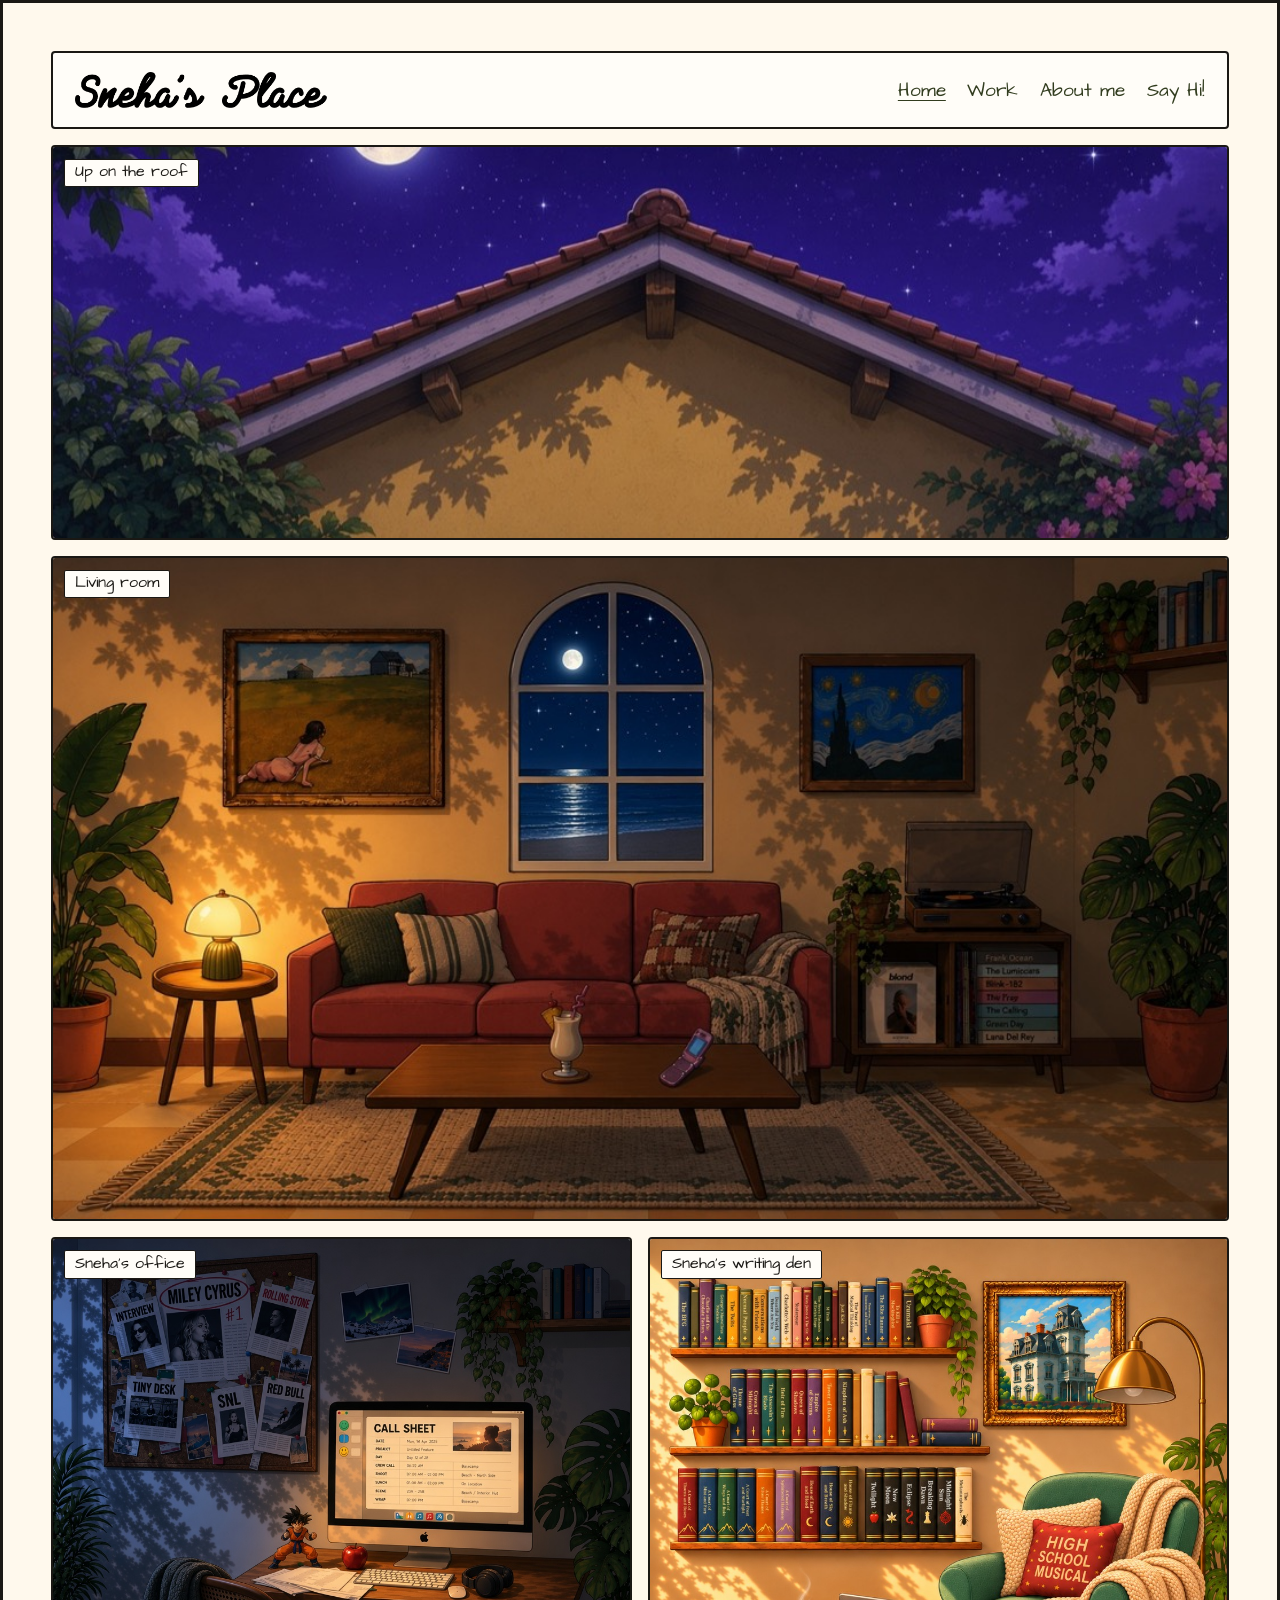
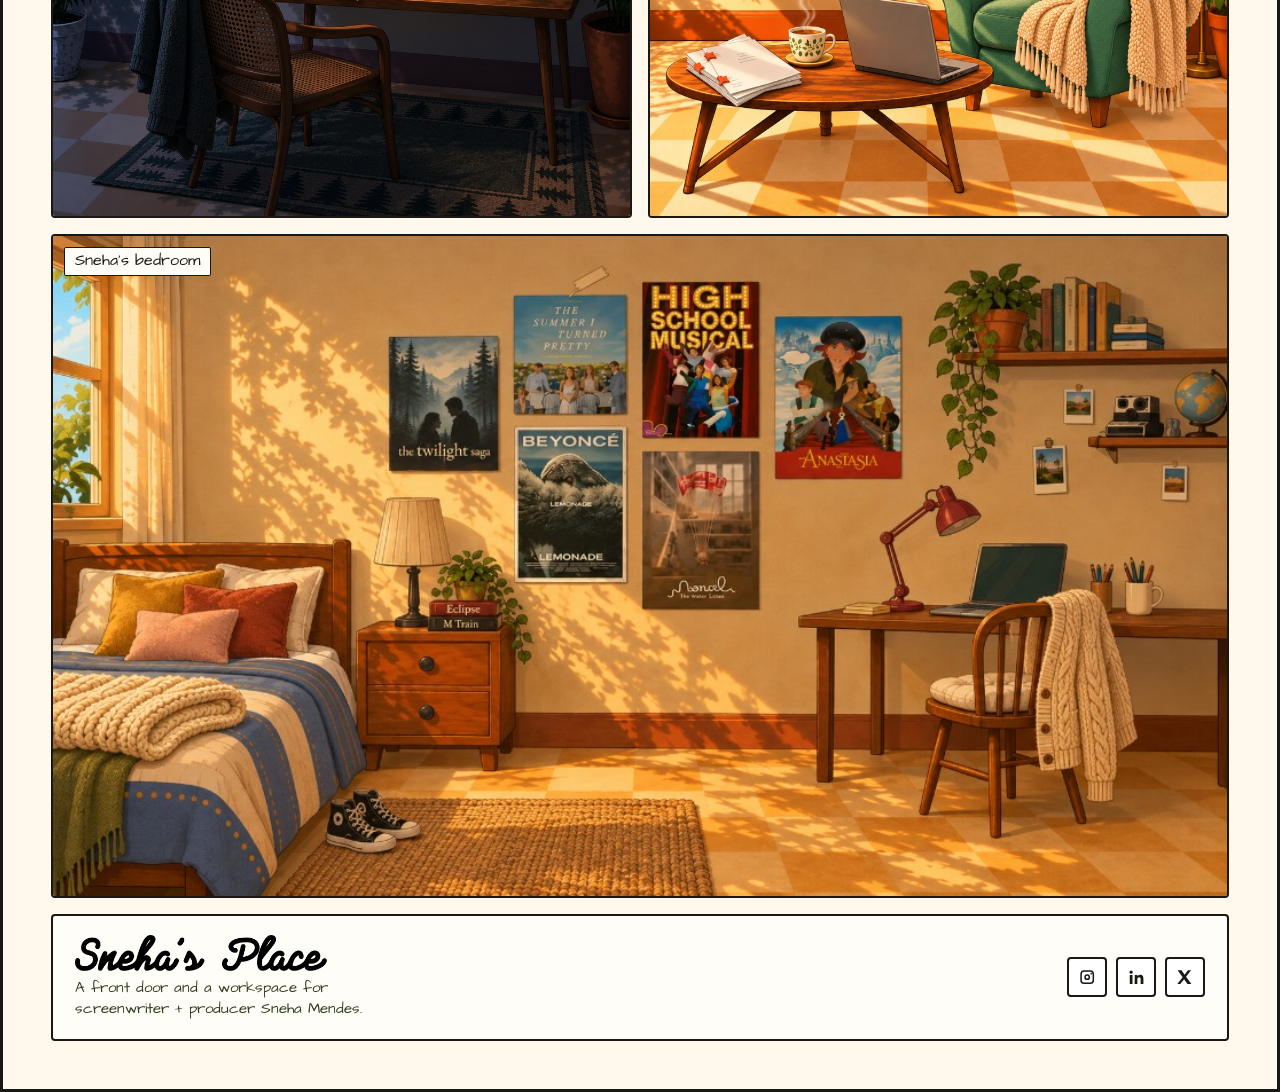
<file: index.html>
<!DOCTYPE html>
<html lang="en">
  <head>
    <meta charset="utf-8" />
    <meta name="viewport" content="width=device-width, initial-scale=1" />
    <title>Home · Sneha’s Place</title>
    <meta
      name="description"
      content="Inside Sneha’s Place — the rooms where the work gets made."
    />
    <link rel="preconnect" href="https://fonts.googleapis.com" />
    <link rel="preconnect" href="https://fonts.gstatic.com" crossorigin />
    <link
      href="https://fonts.googleapis.com/css2?family=Architects+Daughter&display=swap"
      rel="stylesheet"
    />
    <link rel="stylesheet" href="css/styles.css?v=nav-entry1" />
    <script>document.documentElement.classList.add("js");</script>
  </head>
  <body class="page-house">
    <header class="site-header">
      <a class="logo" href="entrance.html"><img src="assets/logo-script.png" alt="Sneha’s Place" width="950" height="136" /></a>
      <button class="menu-toggle" type="button" aria-expanded="false" aria-controls="site-nav">
        <span class="menu-toggle-icon" aria-hidden="true"></span>
        <span class="visually-hidden">Open menu</span>
      </button>
      <nav class="site-nav" id="site-nav" aria-label="Primary">
        <a href="index.html" aria-current="page">Home</a>
        <a href="work.html">Work</a>
        <a href="about.html">About me</a>
        <a href="contact.html">Say Hi!</a>
      </nav>
    </header>

    <main class="house">
      <div class="house-panel house-roof">
        <img src="assets/room-roof-v3.png" data-night-src="assets/room-roof-v3-night.jpg" alt="" width="1024" height="341" />
        <span class="house-caption">Up on the roof</span>
      </div>

      <div class="house-panel house-living">
        <img src="assets/room-living-v4.jpg" data-night-src="assets/room-living-v4-night.jpg" alt="The living room, with paintings, a window to the beach, a piña colada, and a flip phone on the coffee table" width="1024" height="576" />
        <span class="house-caption">Living room</span>
        <button class="room-hotspot living-painting-left" type="button">
          <span class="visually-hidden">A note about the painting on the left</span>
          <span class="room-note">
            <span class="room-note-label">The painting</span>
            It was the first painting that actually moved me, in my life. I
            like the emotion behind it. I like to see her keep going, despite
            the fact that everything she wants is so hard to reach.
          </span>
        </button>
        <button class="room-hotspot living-painting-right" type="button">
          <span class="visually-hidden">A note about the painting on the right</span>
          <span class="room-note">
            <span class="room-note-label">The other painting</span>
            I didn’t care for this until I saw it in real life. It was
            mesmerizing
          </span>
        </button>
        <button class="room-hotspot living-window" type="button">
          <span class="visually-hidden">A note about the window</span>
          <span class="room-note">
            <span class="room-note-label">The window</span>
            I am from Goa, and this makes me feel at home
          </span>
        </button>
        <button class="room-hotspot living-drink" type="button">
          <span class="visually-hidden">A note about the piña colada</span>
          <span class="room-note">
            <span class="room-note-label">Piña colada</span>
            The best drink you can drink and I think only the best Bartenders
            can make it. And I drank the best Pina Colada of my life at
            Attaboy in NYC
          </span>
        </button>
        <button class="room-hotspot living-phone" type="button">
          <span class="visually-hidden">A note about the phone on the table</span>
          <span class="room-note">
            <span class="room-note-label">The phone</span>
            I miss when design looked like this. This was so cool to me,
            because now everything looks the same
          </span>
        </button>
      </div>

      <div class="house-panel house-office">
        <a
          class="room-enter"
          href="work.html?filter=producer"
          aria-label="Producer work"
        >
          <img src="assets/room-office-v4.jpg" data-night-src="assets/room-office-v4-night.jpg" alt="Sneha’s office, with a corkboard, a call sheet on the Mac, and a Goku figure on the desk" width="1024" height="1024" />
          <span class="entrance-overlay" aria-hidden="true"></span>
          <span class="entrance-cta" aria-hidden="true">Producer work</span>
        </a>
        <span class="house-caption">Sneha’s office</span>
        <button class="room-hotspot office-interview" type="button">
          <span class="visually-hidden">A note about the Interview clipping</span>
          <span class="room-note">
            <span class="room-note-label">Interview</span>
          </span>
        </button>
        <button class="room-hotspot office-miley" type="button">
          <span class="visually-hidden">A note about the Miley Cyrus clipping</span>
          <span class="room-note">
            <span class="room-note-label">Miley Cyrus</span>
            Every year I make a list of 50 people I want to work with, and
            she’s always #1.
          </span>
        </button>
        <button class="room-hotspot office-rolling" type="button">
          <span class="visually-hidden">A note about the Rolling Stone clipping</span>
          <span class="room-note">
            <span class="room-note-label">Rolling Stone</span>
          </span>
        </button>
        <button class="room-hotspot office-tinydesk" type="button">
          <span class="visually-hidden">A note about the Tiny Desk clipping</span>
          <span class="room-note">
            <span class="room-note-label">Tiny Desk</span>
          </span>
        </button>
        <button class="room-hotspot office-snl" type="button">
          <span class="visually-hidden">A note about the SNL clipping</span>
          <span class="room-note">
            <span class="room-note-label">SNL</span>
          </span>
        </button>
        <button class="room-hotspot office-redbull" type="button">
          <span class="visually-hidden">A note about the Red Bull clipping</span>
          <span class="room-note">
            <span class="room-note-label">Red Bull</span>
          </span>
        </button>
        <button class="room-hotspot office-aurora" type="button">
          <span class="visually-hidden">A note about the Northern Lights photos</span>
          <span class="room-note">
            <span class="room-note-label">The Northern Lights</span>
            My Dream Destination
          </span>
        </button>
        <button class="room-hotspot office-callsheet" type="button">
          <span class="visually-hidden">A note about the call sheet on the computer</span>
          <span class="room-note">
            <span class="room-note-label">Call sheet</span>
          </span>
        </button>
        <button class="room-hotspot office-goku" type="button">
          <span class="visually-hidden">A note about the Goku figure</span>
          <span class="room-note">
            <span class="room-note-label">Goku</span>
          </span>
        </button>
        <button class="room-hotspot office-headphones" type="button">
          <span class="visually-hidden">A note about the headphones</span>
          <span class="room-note">
            <span class="room-note-label">Headphones</span>
          </span>
        </button>
      </div>

      <div class="house-panel house-den">
        <a
          class="room-enter"
          href="work.html?filter=writing"
          aria-label="Writing work"
        >
          <img src="assets/room-den-v4.jpg?v=den6" alt="Sneha’s writing den, with bookshelves, a laptop and tea on the coffee table, and a High School Musical pillow" width="1024" height="1024" />
          <span class="entrance-overlay" aria-hidden="true"></span>
          <span class="entrance-cta" aria-hidden="true">Writing work</span>
        </a>
        <span class="house-caption">Sneha’s writing den</span>
      </div>

      <div class="house-panel house-bedroom">
        <a href="about.html">
          <img src="assets/room-bedroom-v5.jpg?v=bed5" alt="Sneha’s bedroom, with a bed, a desk, and posters for High School Musical, The Summer I Turned Pretty, and Lemonade" width="1024" height="576" />
        </a>
        <span class="house-caption">Sneha’s bedroom</span>
        <button class="room-hotspot bedroom-hsm" type="button">
          <span class="visually-hidden">A note about the High School Musical poster</span>
          <span class="room-note">
            <span class="room-note-label">High School Musical</span>
            Definitely formative for me — I used to recreate scenes with my
            cousin where I was Troy and she was Gabriella. A tween OBSESSION
          </span>
        </button>
        <button class="room-hotspot bedroom-tsitp" type="button">
          <span class="visually-hidden">A note about The Summer I Turned Pretty poster</span>
          <span class="room-note">
            <span class="room-note-label">The Summer I Turned Pretty</span>
            I loved an obsession, as you can tell, and I love a fandom — I am
            part of all of them — but I love nothing more than a show that has
            the soundtrack to capture the exact moment of time we are in, and
            hence I think that show makes me feel in 2026 the same way One Tree
            Hill made me feel in the 2000s
          </span>
        </button>
        <button class="room-hotspot bedroom-lemonade" type="button">
          <span class="visually-hidden">A note about the Beyoncé Lemonade poster</span>
          <span class="room-note">
            <span class="room-note-label">Lemonade</span>
            This concept album made me take high-concept music videos seriously,
            like they were short films
          </span>
        </button>
      </div>
    </main>
    <footer class="site-footer">
      <div class="footer-brand">
        <a class="logo" href="entrance.html"><img src="assets/logo-script.png" alt="Sneha’s Place" width="950" height="136" /></a>
        <p class="footer-desc">A front door and a workspace for screenwriter + producer Sneha Mendes.</p>
      </div>
      <nav class="site-social" aria-label="Social">
        <a href="#" aria-label="Instagram">
          <svg viewBox="0 0 24 24" aria-hidden="true"><path d="M8 3h8a5 5 0 0 1 5 5v8a5 5 0 0 1-5 5H8a5 5 0 0 1-5-5V8a5 5 0 0 1 5-5Zm0 2a3 3 0 0 0-3 3v8a3 3 0 0 0 3 3h8a3 3 0 0 0 3-3V8a3 3 0 0 0-3-3H8Zm9.2 1.3a1.1 1.1 0 1 1 0 2.2 1.1 1.1 0 0 1 0-2.2ZM12 8.2A3.8 3.8 0 1 1 12 15.8 3.8 3.8 0 0 1 12 8.2Zm0 2a1.8 1.8 0 1 0 0 3.6 1.8 1.8 0 0 0 0-3.6Z"/></svg>
        </a>
        <a href="#" aria-label="LinkedIn">
          <svg viewBox="0 0 24 24" aria-hidden="true"><path d="M5.4 3.2A2.2 2.2 0 1 1 5.4 7.6 2.2 2.2 0 0 1 5.4 3.2ZM3.6 9h3.6v12H3.6zM10.2 9h3.4v1.7h.1c.5-.9 1.6-1.9 3.4-1.9 3.6 0 4.3 2.4 4.3 5.5V21h-3.6v-5.8c0-1.4 0-3.2-2-3.2s-2.3 1.5-2.3 3.1V21h-3.6z"/></svg>
        </a>
        <a href="#" aria-label="X">
          <svg viewBox="0 0 24 24" aria-hidden="true"><path d="M3.4 3h5.1l4 5.7L16.9 3H21l-6.6 8.4L21.4 21h-5.1l-4.4-6.2L6.8 21H3l7-8.9L3.4 3Z"/></svg>
        </a>
      </nav>
    </footer>
    <aside class="welcome-note" hidden>
      <button type="button" class="welcome-note-close" aria-label="Dismiss">
        <span aria-hidden="true">×</span>
      </button>
      <p>
        Hi, welcome to my place! I’ve hidden little bits of me around the
        house.
        <span class="welcome-note-hover">Hover over things to find them.</span>
        <span class="welcome-note-tap">Tap things to find them.</span>
      </p>
      <p class="welcome-note-sign">x Sneha</p>
    </aside>
    <script src="js/site-menu.js"></script>
    <script src="js/room-enter.js"></script>
    <script src="js/welcome-note.js"></script>
    <script src="js/day-night.js"></script>
  </body>
</html>
</file>
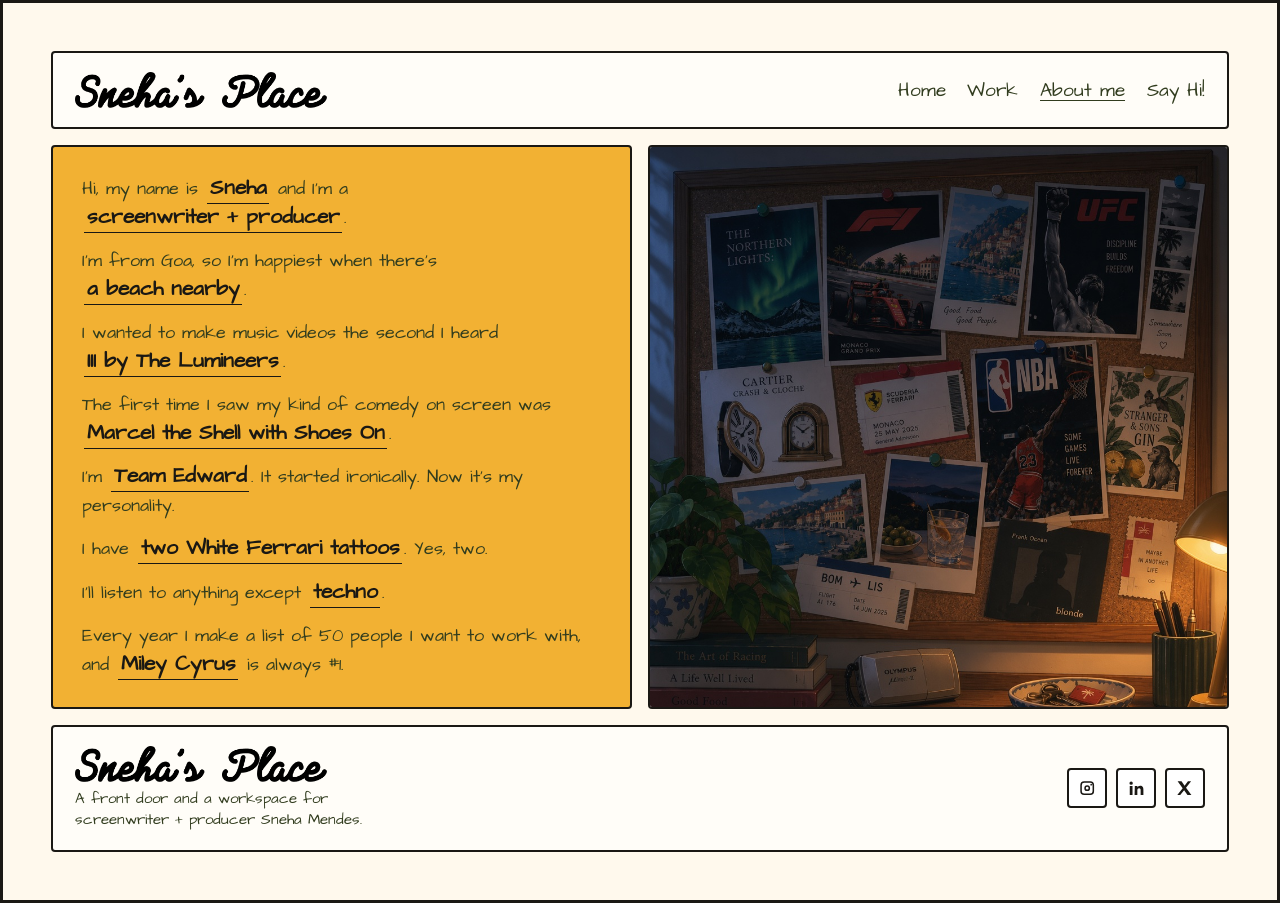
<file: about.html>
<!DOCTYPE html>
<html lang="en">
  <head>
    <meta charset="utf-8" />
    <meta name="viewport" content="width=device-width, initial-scale=1" />
    <title>About me · Sneha’s Place</title>
    <link rel="preconnect" href="https://fonts.googleapis.com" />
    <link rel="preconnect" href="https://fonts.gstatic.com" crossorigin />
    <link
      href="https://fonts.googleapis.com/css2?family=Architects+Daughter&display=swap"
      rel="stylesheet"
    />
    <link rel="stylesheet" href="css/styles.css?v=nav-entry1" />
    <script>document.documentElement.classList.add("js");</script>
  </head>
  <body class="page-inner page-about">
    <header class="site-header">
      <a class="logo" href="entrance.html"><img src="assets/logo-script.png" alt="Sneha’s Place" width="950" height="136" /></a>
      <button class="menu-toggle" type="button" aria-expanded="false" aria-controls="site-nav">
        <span class="menu-toggle-icon" aria-hidden="true"></span>
        <span class="visually-hidden">Open menu</span>
      </button>
      <nav class="site-nav" id="site-nav" aria-label="Primary">
        <a href="index.html">Home</a>
        <a href="work.html">Work</a>
        <a href="about.html" aria-current="page">About me</a>
        <a href="contact.html">Say Hi!</a>
      </nav>
    </header>

    <main class="inner-main know-me">
      <h1 class="visually-hidden">About me</h1>
      <div class="know-me-copy">
        <div class="know-me-lines">
          <p>
            Hi, my name is
            <span class="blank">Sneha</span>
            and I’m a
            <span class="blank">screenwriter + producer</span>.
          </p>
          <p>
            I’m from Goa, so I’m happiest when there’s
            <span class="blank">a beach nearby</span>.
          </p>
          <p>
            I wanted to make music videos the second I heard
            <span class="blank">III by The Lumineers</span>.
          </p>
          <p>
            The first time I saw my kind of comedy on screen was
            <span class="blank">Marcel the Shell with Shoes On</span>.
          </p>
          <p>
            I’m
            <span class="blank">Team Edward</span>.
            It started ironically. Now it’s my personality.
          </p>
          <p>
            I have
            <span class="blank">two White Ferrari tattoos</span>.
            Yes, two.
          </p>
          <p>
            I’ll listen to anything except
            <span class="blank">techno</span>.
          </p>
          <p>
            Every year I make a list of 50 people I want to work with, and
            <span class="blank">Miley Cyrus</span>
            is always #1.
          </p>
        </div>
      </div>
      <div class="know-me-board">
        <img
          src="assets/about-board.jpg"
          data-night-src="assets/about-board-night.jpg"
          alt="A corkboard above a desk, pinned with photos, tickets, and posters"
          width="1024"
          height="1024"
        />
        <button class="room-hotspot board-northern" type="button">
          <span class="visually-hidden">A note about The Northern Lights poster</span>
          <span class="room-note">
            <span class="room-note-label">The Northern Lights</span>
            My Dream Destination
          </span>
        </button>
        <button class="room-hotspot board-cartier" type="button">
          <span class="visually-hidden">A note about the Cartier Crash and Cloche poster</span>
          <span class="room-note">
            <span class="room-note-label">Cartier Crash &amp; Cloche</span>
            The coolest watch designs I have ever seen. They are brother and sister
          </span>
        </button>
      </div>
    </main>
    <footer class="site-footer">
      <div class="footer-brand">
        <a class="logo" href="entrance.html"><img src="assets/logo-script.png" alt="Sneha’s Place" width="950" height="136" /></a>
        <p class="footer-desc">A front door and a workspace for screenwriter + producer Sneha Mendes.</p>
      </div>
      <nav class="site-social" aria-label="Social">
        <a href="#" aria-label="Instagram">
          <svg viewBox="0 0 24 24" aria-hidden="true"><path d="M8 3h8a5 5 0 0 1 5 5v8a5 5 0 0 1-5 5H8a5 5 0 0 1-5-5V8a5 5 0 0 1 5-5Zm0 2a3 3 0 0 0-3 3v8a3 3 0 0 0 3 3h8a3 3 0 0 0 3-3V8a3 3 0 0 0-3-3H8Zm9.2 1.3a1.1 1.1 0 1 1 0 2.2 1.1 1.1 0 0 1 0-2.2ZM12 8.2A3.8 3.8 0 1 1 12 15.8 3.8 3.8 0 0 1 12 8.2Zm0 2a1.8 1.8 0 1 0 0 3.6 1.8 1.8 0 0 0 0-3.6Z"/></svg>
        </a>
        <a href="#" aria-label="LinkedIn">
          <svg viewBox="0 0 24 24" aria-hidden="true"><path d="M5.4 3.2A2.2 2.2 0 1 1 5.4 7.6 2.2 2.2 0 0 1 5.4 3.2ZM3.6 9h3.6v12H3.6zM10.2 9h3.4v1.7h.1c.5-.9 1.6-1.9 3.4-1.9 3.6 0 4.3 2.4 4.3 5.5V21h-3.6v-5.8c0-1.4 0-3.2-2-3.2s-2.3 1.5-2.3 3.1V21h-3.6z"/></svg>
        </a>
        <a href="#" aria-label="X">
          <svg viewBox="0 0 24 24" aria-hidden="true"><path d="M3.4 3h5.1l4 5.7L16.9 3H21l-6.6 8.4L21.4 21h-5.1l-4.4-6.2L6.8 21H3l7-8.9L3.4 3Z"/></svg>
        </a>
      </nav>
    </footer>
    <script src="js/site-menu.js"></script>
    <script src="js/day-night.js"></script>
  </body>
</html>
</file>
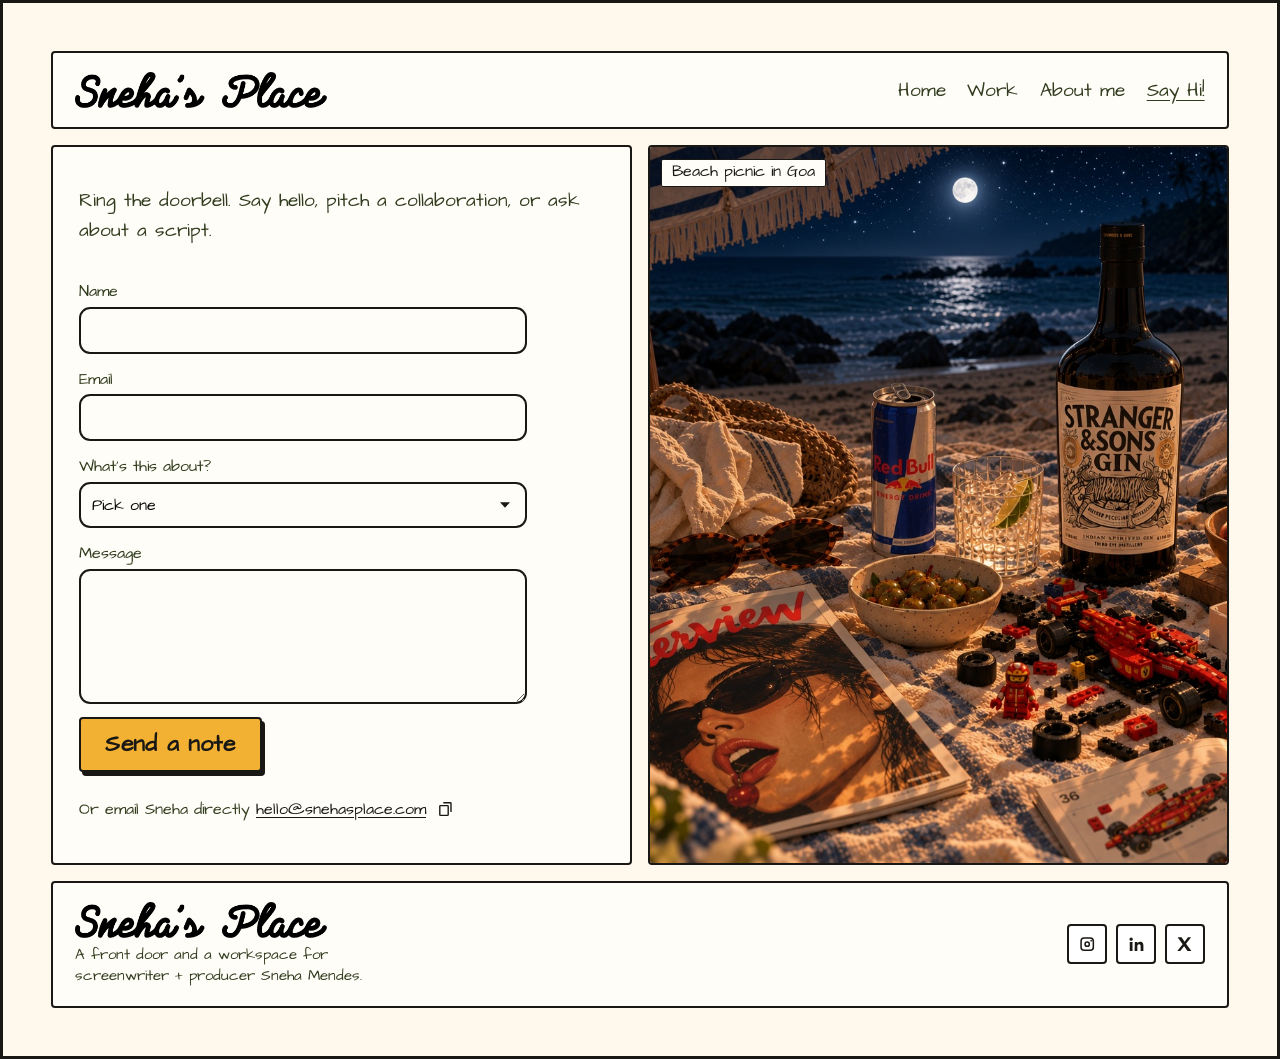
<file: contact.html>
<!DOCTYPE html>
<html lang="en">
  <head>
    <meta charset="utf-8" />
    <meta name="viewport" content="width=device-width, initial-scale=1" />
    <title>Say Hi! · Sneha’s Place</title>
    <link rel="preconnect" href="https://fonts.googleapis.com" />
    <link rel="preconnect" href="https://fonts.gstatic.com" crossorigin />
    <link
      href="https://fonts.googleapis.com/css2?family=Architects+Daughter&display=swap"
      rel="stylesheet"
    />
    <link rel="stylesheet" href="css/styles.css?v=sayhi-mobile1" />
    <script>document.documentElement.classList.add("js");</script>
  </head>
  <body class="page-inner page-contact">
    <div class="panel panel-nav">
      <a class="logo" href="entrance.html"><img src="assets/logo-script.png" alt="Sneha’s Place" width="950" height="136" /></a>
      <button class="menu-toggle" type="button" aria-expanded="false" aria-controls="site-nav">
        <span class="menu-toggle-icon" aria-hidden="true"></span>
        <span class="visually-hidden">Open menu</span>
      </button>
      <nav class="site-nav" id="site-nav" aria-label="Primary">
        <a href="index.html">Home</a>
        <a href="work.html">Work</a>
        <a href="about.html">About me</a>
        <a href="contact.html" aria-current="page">Say Hi!</a>
      </nav>
    </div>

    <main class="inner-main contact-main">
      <div class="contact-copy">
        <h1 class="visually-hidden">Say Hi!</h1>
        <p class="lede">
          Ring the doorbell. Say hello, pitch a collaboration, or ask about a
          script.
        </p>
        <form class="contact-form" action="mailto:hello@snehasplace.com" method="post" enctype="text/plain">
          <label>
            Name
            <input type="text" name="name" autocomplete="name" required />
          </label>
          <label>
            Email
            <input type="email" name="email" autocomplete="email" required />
          </label>
          <label>
            What’s this about?
            <select name="subject" required>
              <option value="" disabled selected>Pick one</option>
              <option value="Say hello">Say hello</option>
              <option value="Pitch a collaboration">Pitch a collab</option>
              <option value="Ask about a script">Ask about a script</option>
            </select>
          </label>
          <label>
            Message
            <textarea name="message" rows="5" required></textarea>
          </label>
          <button type="submit">Send a note</button>
        </form>
        <p class="contact-direct">
          Or email Sneha directly
          <a href="mailto:hello@snehasplace.com">hello@snehasplace.com</a>
          <button type="button" class="copy-email" data-copy="hello@snehasplace.com" aria-label="Copy email">
            <svg viewBox="0 0 24 24" aria-hidden="true"><path d="M9 3h10a2 2 0 0 1 2 2v12h-2V5H9V3Zm-4 4h10a2 2 0 0 1 2 2v12a2 2 0 0 1-2 2H5a2 2 0 0 1-2-2V9a2 2 0 0 1 2-2Zm0 2v12h10V9H5Z"/></svg>
          </button>
          <span class="copy-flash" aria-live="polite"></span>
        </p>
        <p class="contact-success" hidden tabindex="-1">
          Note’s on the doormat. I’ll get back to you soon.
        </p>
      </div>
      <div class="contact-picture">
        <img
          src="assets/contact-v5.jpg"
          data-night-src="assets/contact-v5-night.jpg"
          alt="A sunset beach picnic with Interview magazine, Red Bull, Stranger & Sons gin, and a Lego race car"
          width="1024"
          height="1024"
        />
        <span class="house-caption">Beach picnic in Goa</span>
      </div>
    </main>
    <footer class="site-footer">
      <div class="footer-brand">
        <a class="logo" href="entrance.html"><img src="assets/logo-script.png" alt="Sneha’s Place" width="950" height="136" /></a>
        <p class="footer-desc">A front door and a workspace for screenwriter + producer Sneha Mendes.</p>
      </div>
      <nav class="site-social" aria-label="Social">
        <a href="#" aria-label="Instagram">
          <svg viewBox="0 0 24 24" aria-hidden="true"><path d="M8 3h8a5 5 0 0 1 5 5v8a5 5 0 0 1-5 5H8a5 5 0 0 1-5-5V8a5 5 0 0 1 5-5Zm0 2a3 3 0 0 0-3 3v8a3 3 0 0 0 3 3h8a3 3 0 0 0 3-3V8a3 3 0 0 0-3-3H8Zm9.2 1.3a1.1 1.1 0 1 1 0 2.2 1.1 1.1 0 0 1 0-2.2ZM12 8.2A3.8 3.8 0 1 1 12 15.8 3.8 3.8 0 0 1 12 8.2Zm0 2a1.8 1.8 0 1 0 0 3.6 1.8 1.8 0 0 0 0-3.6Z"/></svg>
        </a>
        <a href="#" aria-label="LinkedIn">
          <svg viewBox="0 0 24 24" aria-hidden="true"><path d="M5.4 3.2A2.2 2.2 0 1 1 5.4 7.6 2.2 2.2 0 0 1 5.4 3.2ZM3.6 9h3.6v12H3.6zM10.2 9h3.4v1.7h.1c.5-.9 1.6-1.9 3.4-1.9 3.6 0 4.3 2.4 4.3 5.5V21h-3.6v-5.8c0-1.4 0-3.2-2-3.2s-2.3 1.5-2.3 3.1V21h-3.6z"/></svg>
        </a>
        <a href="#" aria-label="X">
          <svg viewBox="0 0 24 24" aria-hidden="true"><path d="M3.4 3h5.1l4 5.7L16.9 3H21l-6.6 8.4L21.4 21h-5.1l-4.4-6.2L6.8 21H3l7-8.9L3.4 3Z"/></svg>
        </a>
      </nav>
    </footer>
    <script src="js/site-menu.js"></script>
    <script src="js/copy-email.js"></script>
    <script src="js/contact-form.js"></script>
    <script src="js/day-night.js"></script>
  </body>
</html>
</file>
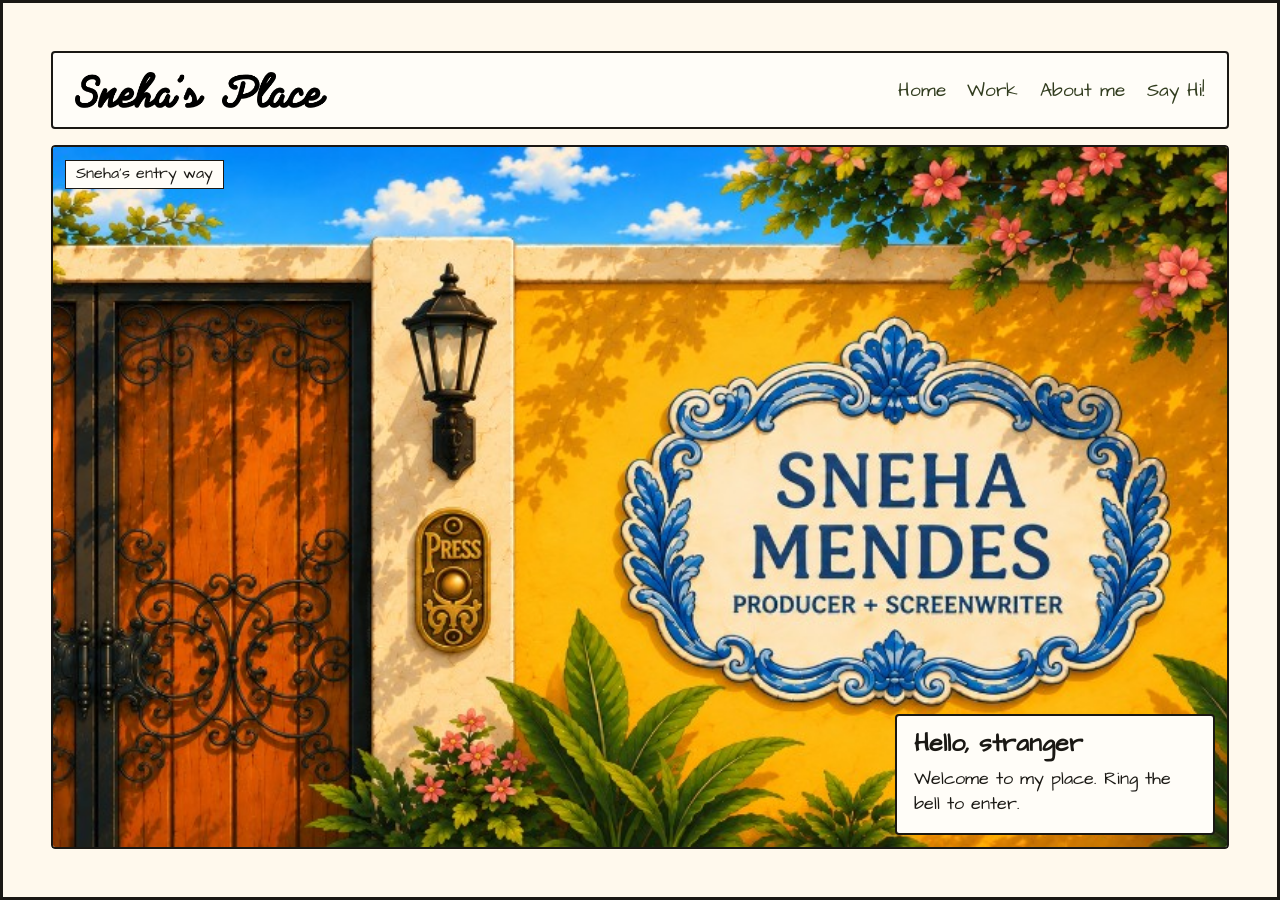
<file: entrance.html>
<!DOCTYPE html>
<html lang="en">
  <head>
    <meta charset="utf-8" />
    <meta name="viewport" content="width=device-width, initial-scale=1" />
    <title>Sneha’s Place</title>
    <meta
      name="description"
      content="The front door to Sneha Mendes — screenwriter and producer."
    />
    <link rel="preconnect" href="https://fonts.googleapis.com" />
    <link rel="preconnect" href="https://fonts.gstatic.com" crossorigin />
    <link
      href="https://fonts.googleapis.com/css2?family=Architects+Daughter&display=swap"
      rel="stylesheet"
    />
    <link rel="stylesheet" href="css/styles.css?v=gate6" />
    <script>document.documentElement.classList.add("js");</script>
  </head>
  <body class="page-entrance">
    <header class="site-header">
      <a class="logo" href="entrance.html"><img src="assets/logo-script.png" alt="Sneha’s Place" width="950" height="136" /></a>
      <button class="menu-toggle" type="button" aria-expanded="false" aria-controls="site-nav">
        <span class="menu-toggle-icon" aria-hidden="true"></span>
        <span class="visually-hidden">Open menu</span>
      </button>
      <nav class="site-nav" id="site-nav" aria-label="Primary">
        <a href="index.html">Home</a>
        <a href="work.html">Work</a>
        <a href="about.html">About me</a>
        <a href="contact.html">Say Hi!</a>
      </nav>
    </header>

    <div class="entrance">
      <picture>
        <source media="(max-width: 760px)" srcset="assets/entrance-mobile.jpg?v=mobile1" />
        <img
          class="entrance-image"
          src="assets/entrance-v4.jpg?v=gate6"
          data-mobile-src="assets/entrance-mobile.jpg?v=mobile1"
          alt="A wooden gate, a Press doorbell on the wall, and a tiled sign that reads Sneha Mendes, producer and screenwriter"
          width="1024"
          height="469"
        />
      </picture>
      <span class="entrance-caption">Sneha’s entry way</span>
      <div class="doorbell-prompt">
        <p class="doorbell-prompt-title">Hello, stranger</p>
        <p class="doorbell-prompt-copy">
          Welcome to my place. Ring the bell to enter.
        </p>
      </div>
      <div class="doorbell-spot">
        <button class="doorbell" type="button">
          <span class="visually-hidden">Ring the doorbell</span>
        </button>
        <div class="doorbell-note">
          <p class="room-note-label">The doorbell</p>
          <p>Come on in.</p>
          <a class="doorbell-enter" href="index.html">Enter Sneha's place</a>
        </div>
      </div>
    </div>
    <footer class="site-footer">
      <div class="footer-brand">
        <a class="logo" href="entrance.html"><img src="assets/logo-script.png" alt="Sneha’s Place" width="950" height="136" /></a>
        <p class="footer-desc">A front door and a workspace for screenwriter + producer Sneha Mendes.</p>
      </div>
      <nav class="site-social" aria-label="Social">
        <a href="#" aria-label="Instagram">
          <svg viewBox="0 0 24 24" aria-hidden="true"><path d="M8 3h8a5 5 0 0 1 5 5v8a5 5 0 0 1-5 5H8a5 5 0 0 1-5-5V8a5 5 0 0 1 5-5Zm0 2a3 3 0 0 0-3 3v8a3 3 0 0 0 3 3h8a3 3 0 0 0 3-3V8a3 3 0 0 0-3-3H8Zm9.2 1.3a1.1 1.1 0 1 1 0 2.2 1.1 1.1 0 0 1 0-2.2ZM12 8.2A3.8 3.8 0 1 1 12 15.8 3.8 3.8 0 0 1 12 8.2Zm0 2a1.8 1.8 0 1 0 0 3.6 1.8 1.8 0 0 0 0-3.6Z"/></svg>
        </a>
        <a href="#" aria-label="LinkedIn">
          <svg viewBox="0 0 24 24" aria-hidden="true"><path d="M5.4 3.2A2.2 2.2 0 1 1 5.4 7.6 2.2 2.2 0 0 1 5.4 3.2ZM3.6 9h3.6v12H3.6zM10.2 9h3.4v1.7h.1c.5-.9 1.6-1.9 3.4-1.9 3.6 0 4.3 2.4 4.3 5.5V21h-3.6v-5.8c0-1.4 0-3.2-2-3.2s-2.3 1.5-2.3 3.1V21h-3.6z"/></svg>
        </a>
        <a href="#" aria-label="X">
          <svg viewBox="0 0 24 24" aria-hidden="true"><path d="M3.4 3h5.1l4 5.7L16.9 3H21l-6.6 8.4L21.4 21h-5.1l-4.4-6.2L6.8 21H3l7-8.9L3.4 3Z"/></svg>
        </a>
      </nav>
    </footer>
    <script src="js/site-menu.js"></script>
    <script src="js/entrance-bell.js?v=gate6d"></script>
    <script src="js/day-night.js?v=mobile-gate2"></script>
  </body>
</html>
</file>
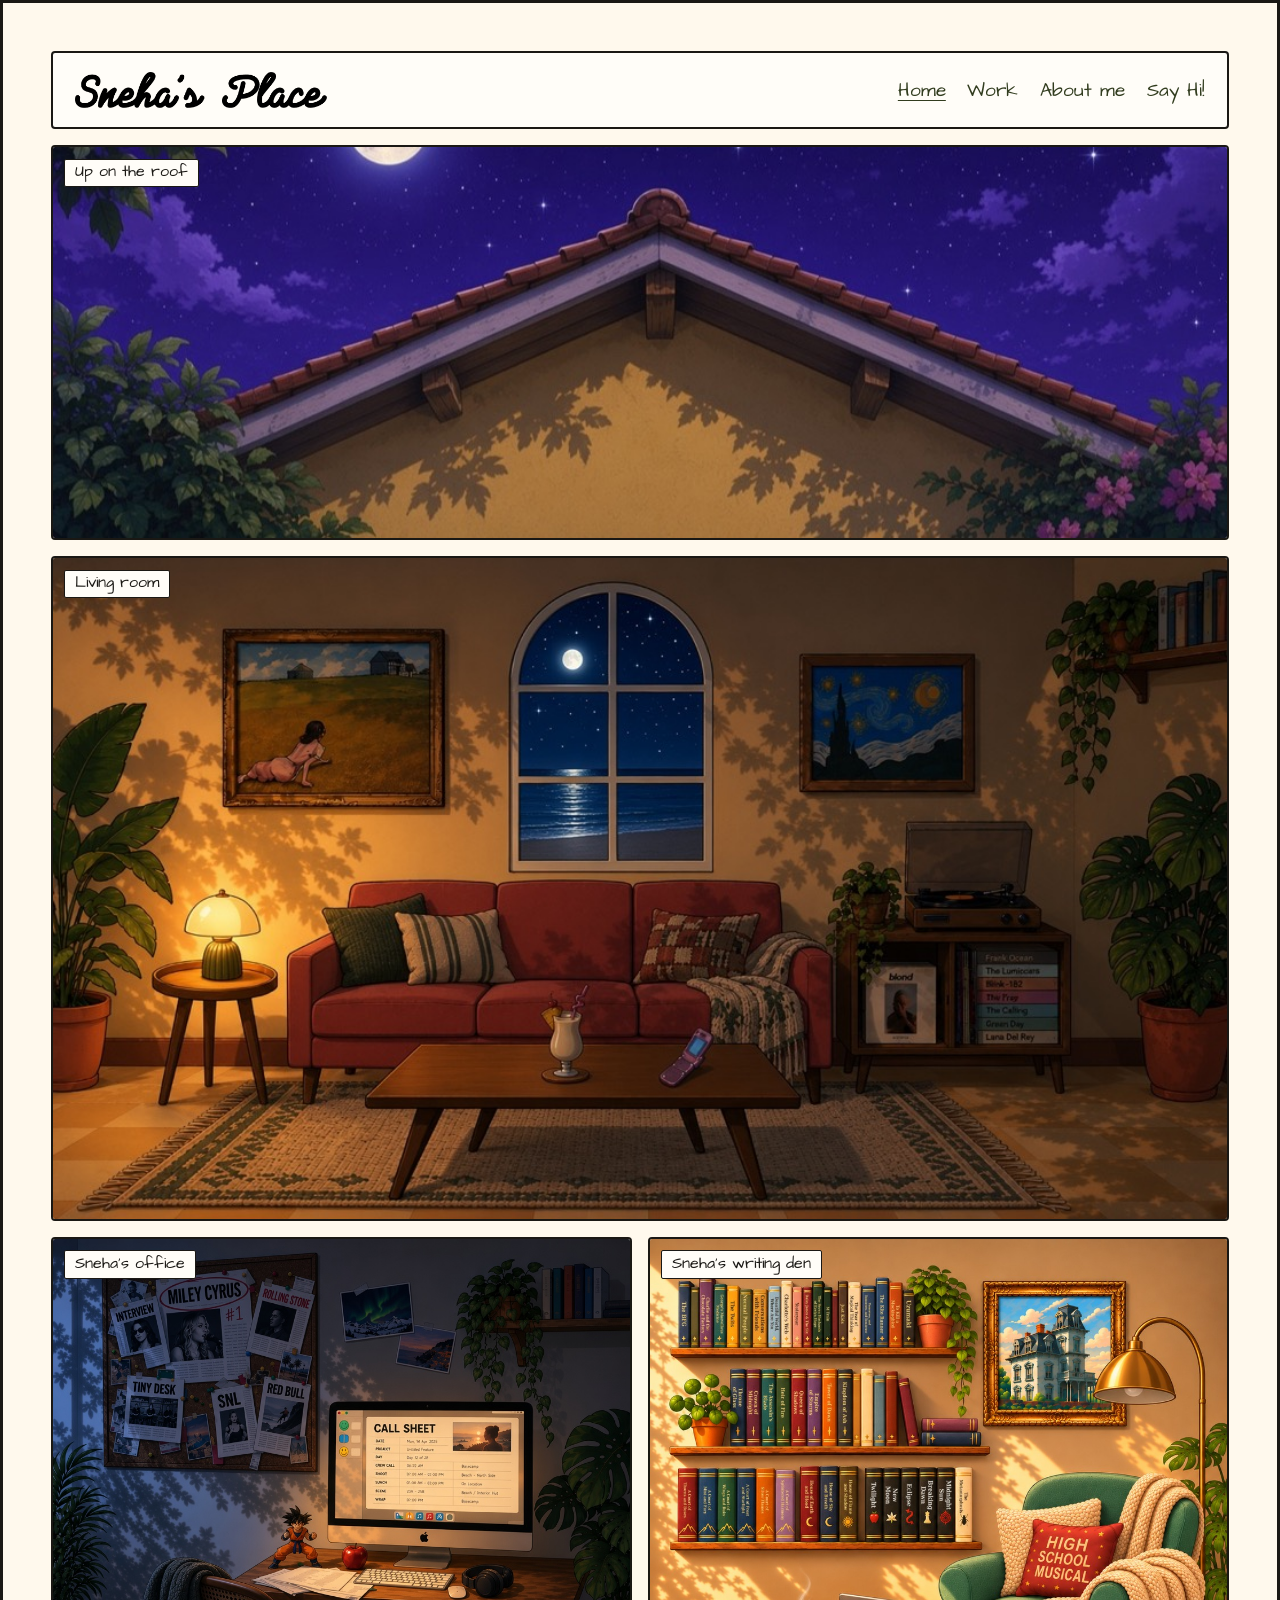
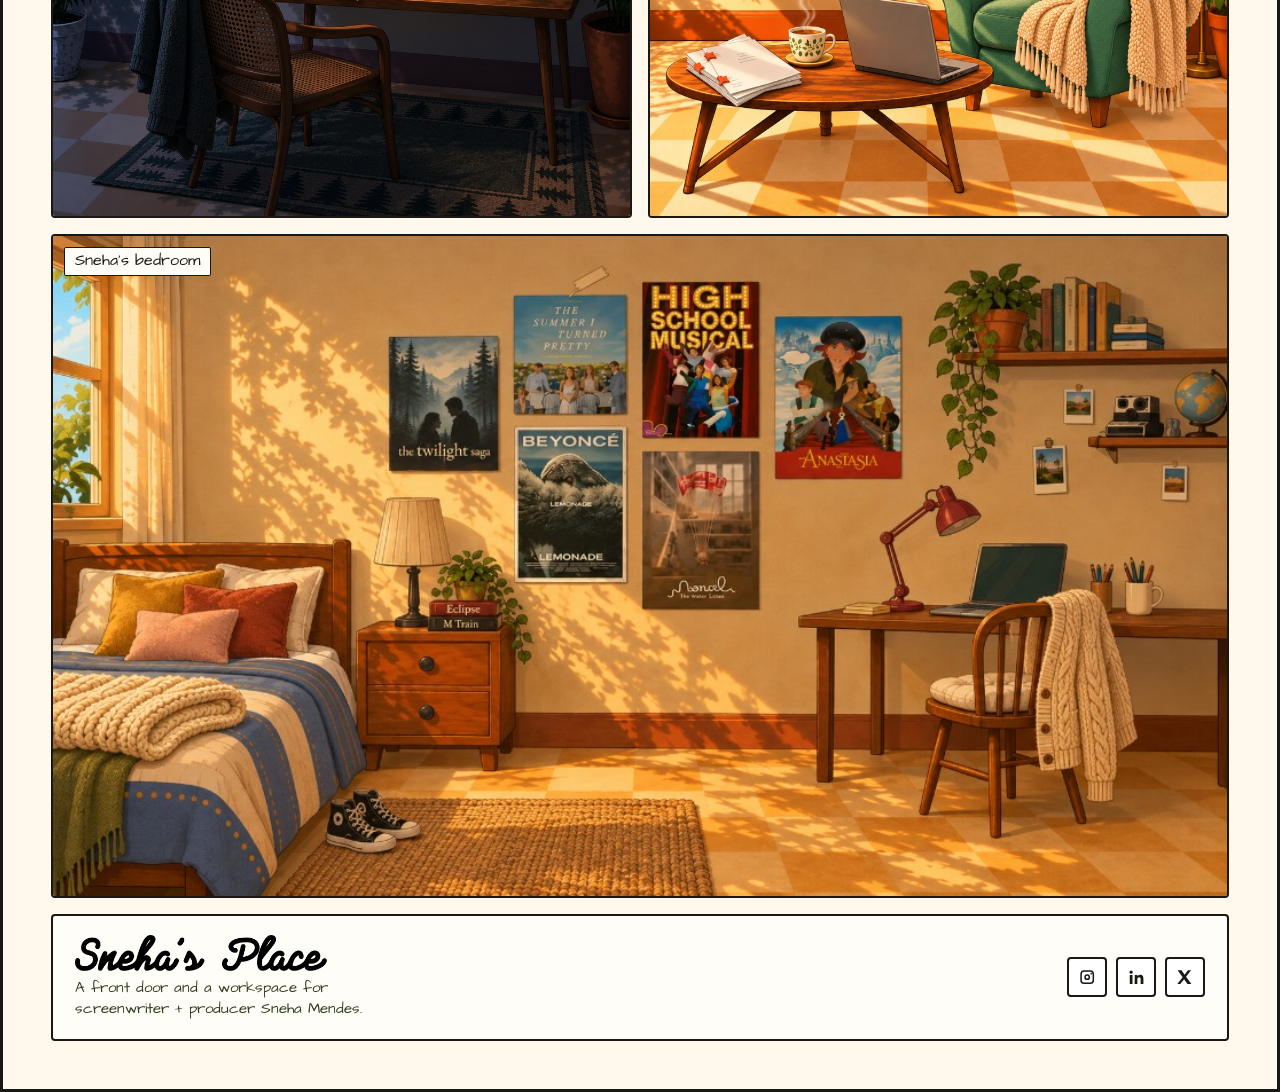
<file: interior.html>
<!DOCTYPE html>
<html lang="en">
  <head>
    <meta charset="utf-8" />
    <meta http-equiv="refresh" content="0; url=index.html" />
    <link rel="canonical" href="index.html" />
    <title>Home · Sneha’s Place</title>
    <script>
      location.replace("index.html");
    </script>
  </head>
  <body>
    <p><a href="index.html">Continue to Sneha’s Place</a></p>
  </body>
</html>
</file>
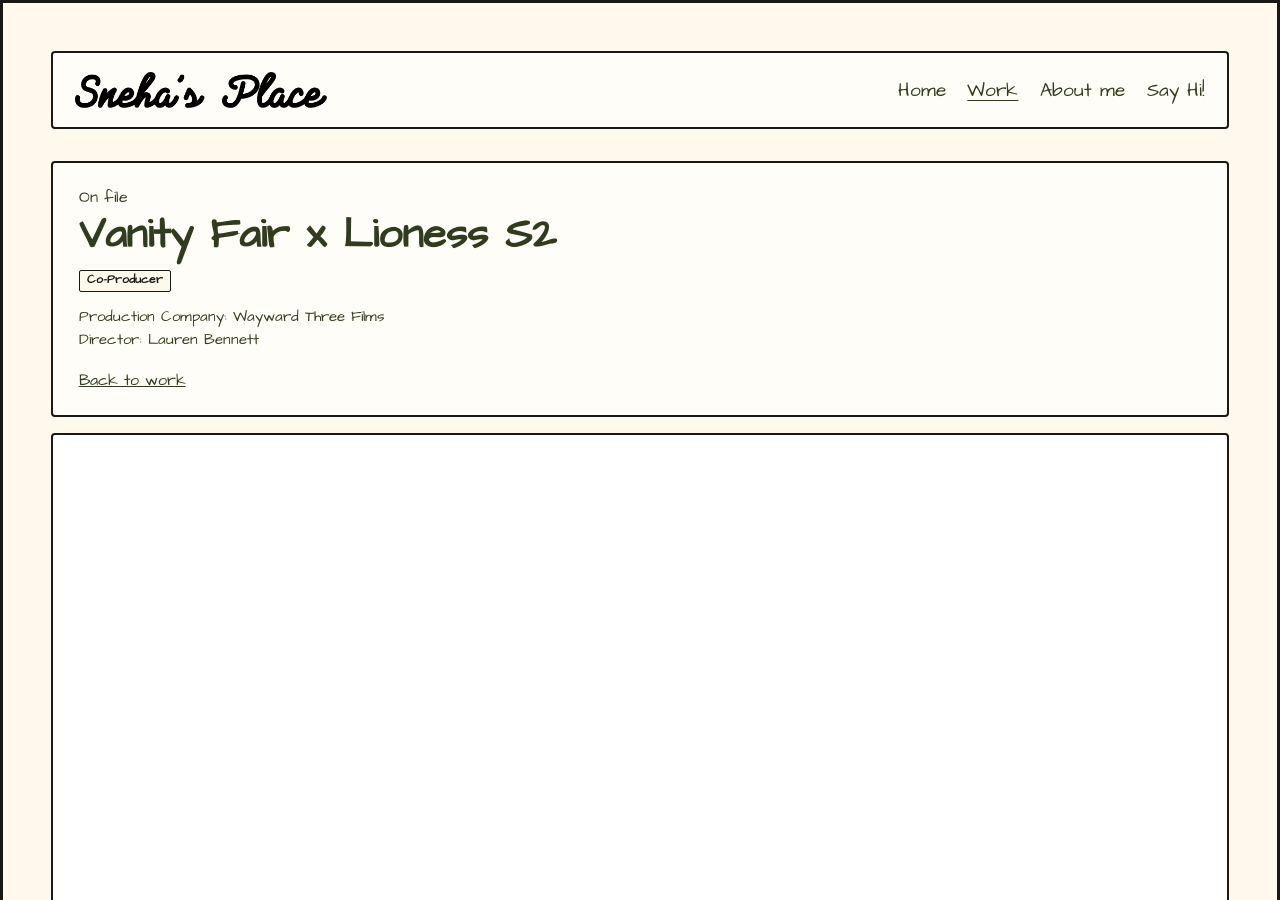
<file: project-lioness.html>
<!DOCTYPE html>
<html lang="en">
  <head>
    <meta charset="utf-8" />
    <meta http-equiv="refresh" content="0; url=project.html?p=vanity-fair-x-lioness-s2" />
    <title>Sneha’s Place</title>
  </head>
  <body><a href="project.html?p=vanity-fair-x-lioness-s2">This project has moved.</a></body>
</html>
</file>
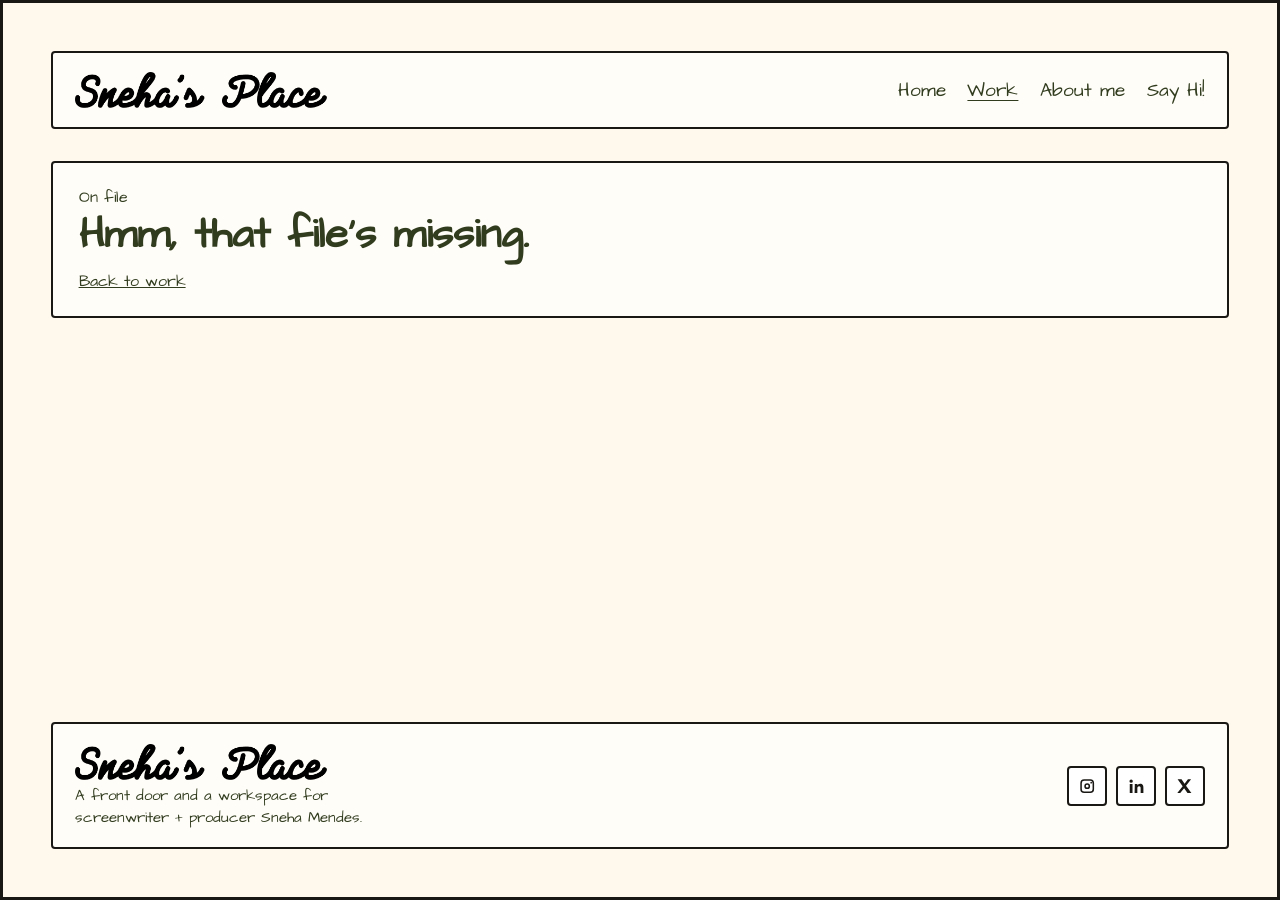
<file: project.html>
<!DOCTYPE html>
<html lang="en">
  <head>
    <meta charset="utf-8" />
    <meta name="viewport" content="width=device-width, initial-scale=1" />
    <title>Work · Sneha’s Place</title>
    <link rel="preconnect" href="https://fonts.googleapis.com" />
    <link rel="preconnect" href="https://fonts.gstatic.com" crossorigin />
    <link
      href="https://fonts.googleapis.com/css2?family=Architects+Daughter&display=swap"
      rel="stylesheet"
    />
    <link rel="stylesheet" href="css/styles.css?v=nav-entry1" />
    <script>document.documentElement.classList.add("js");</script>
  </head>
  <body class="page-work">
    <header class="site-header">
      <a class="logo" href="entrance.html"><img src="assets/logo-script.png" alt="Sneha’s Place" width="950" height="136" /></a>
      <button class="menu-toggle" type="button" aria-expanded="false" aria-controls="site-nav">
        <span class="menu-toggle-icon" aria-hidden="true"></span>
        <span class="visually-hidden">Open menu</span>
      </button>
      <nav class="site-nav" id="site-nav" aria-label="Primary">
        <a href="index.html">Home</a>
        <a href="work.html" aria-current="page">Work</a>
        <a href="about.html">About me</a>
        <a href="contact.html">Say Hi!</a>
      </nav>
    </header>

    <main class="project-page" data-project></main>

    <footer class="site-footer">
      <div class="footer-brand">
        <a class="logo" href="entrance.html"><img src="assets/logo-script.png" alt="Sneha’s Place" width="950" height="136" /></a>
        <p class="footer-desc">A front door and a workspace for screenwriter + producer Sneha Mendes.</p>
      </div>
      <nav class="site-social" aria-label="Social">
        <a href="#" aria-label="Instagram">
          <svg viewBox="0 0 24 24" aria-hidden="true"><path d="M8 3h8a5 5 0 0 1 5 5v8a5 5 0 0 1-5 5H8a5 5 0 0 1-5-5V8a5 5 0 0 1 5-5Zm0 2a3 3 0 0 0-3 3v8a3 3 0 0 0 3 3h8a3 3 0 0 0 3-3V8a3 3 0 0 0-3-3H8Zm9.2 1.3a1.1 1.1 0 1 1 0 2.2 1.1 1.1 0 0 1 0-2.2ZM12 8.2A3.8 3.8 0 1 1 12 15.8 3.8 3.8 0 0 1 12 8.2Zm0 2a1.8 1.8 0 1 0 0 3.6 1.8 1.8 0 0 0 0-3.6Z"/></svg>
        </a>
        <a href="#" aria-label="LinkedIn">
          <svg viewBox="0 0 24 24" aria-hidden="true"><path d="M5.4 3.2A2.2 2.2 0 1 1 5.4 7.6 2.2 2.2 0 0 1 5.4 3.2ZM3.6 9h3.6v12H3.6zM10.2 9h3.4v1.7h.1c.5-.9 1.6-1.9 3.4-1.9 3.6 0 4.3 2.4 4.3 5.5V21h-3.6v-5.8c0-1.4 0-3.2-2-3.2s-2.3 1.5-2.3 3.1V21h-3.6z"/></svg>
        </a>
        <a href="#" aria-label="X">
          <svg viewBox="0 0 24 24" aria-hidden="true"><path d="M3.4 3h5.1l4 5.7L16.9 3H21l-6.6 8.4L21.4 21h-5.1l-4.4-6.2L6.8 21H3l7-8.9L3.4 3Z"/></svg>
        </a>
      </nav>
    </footer>
    <script src="js/site-menu.js"></script>
    <script src="js/work-data.js"></script>
  </body>
</html>
</file>
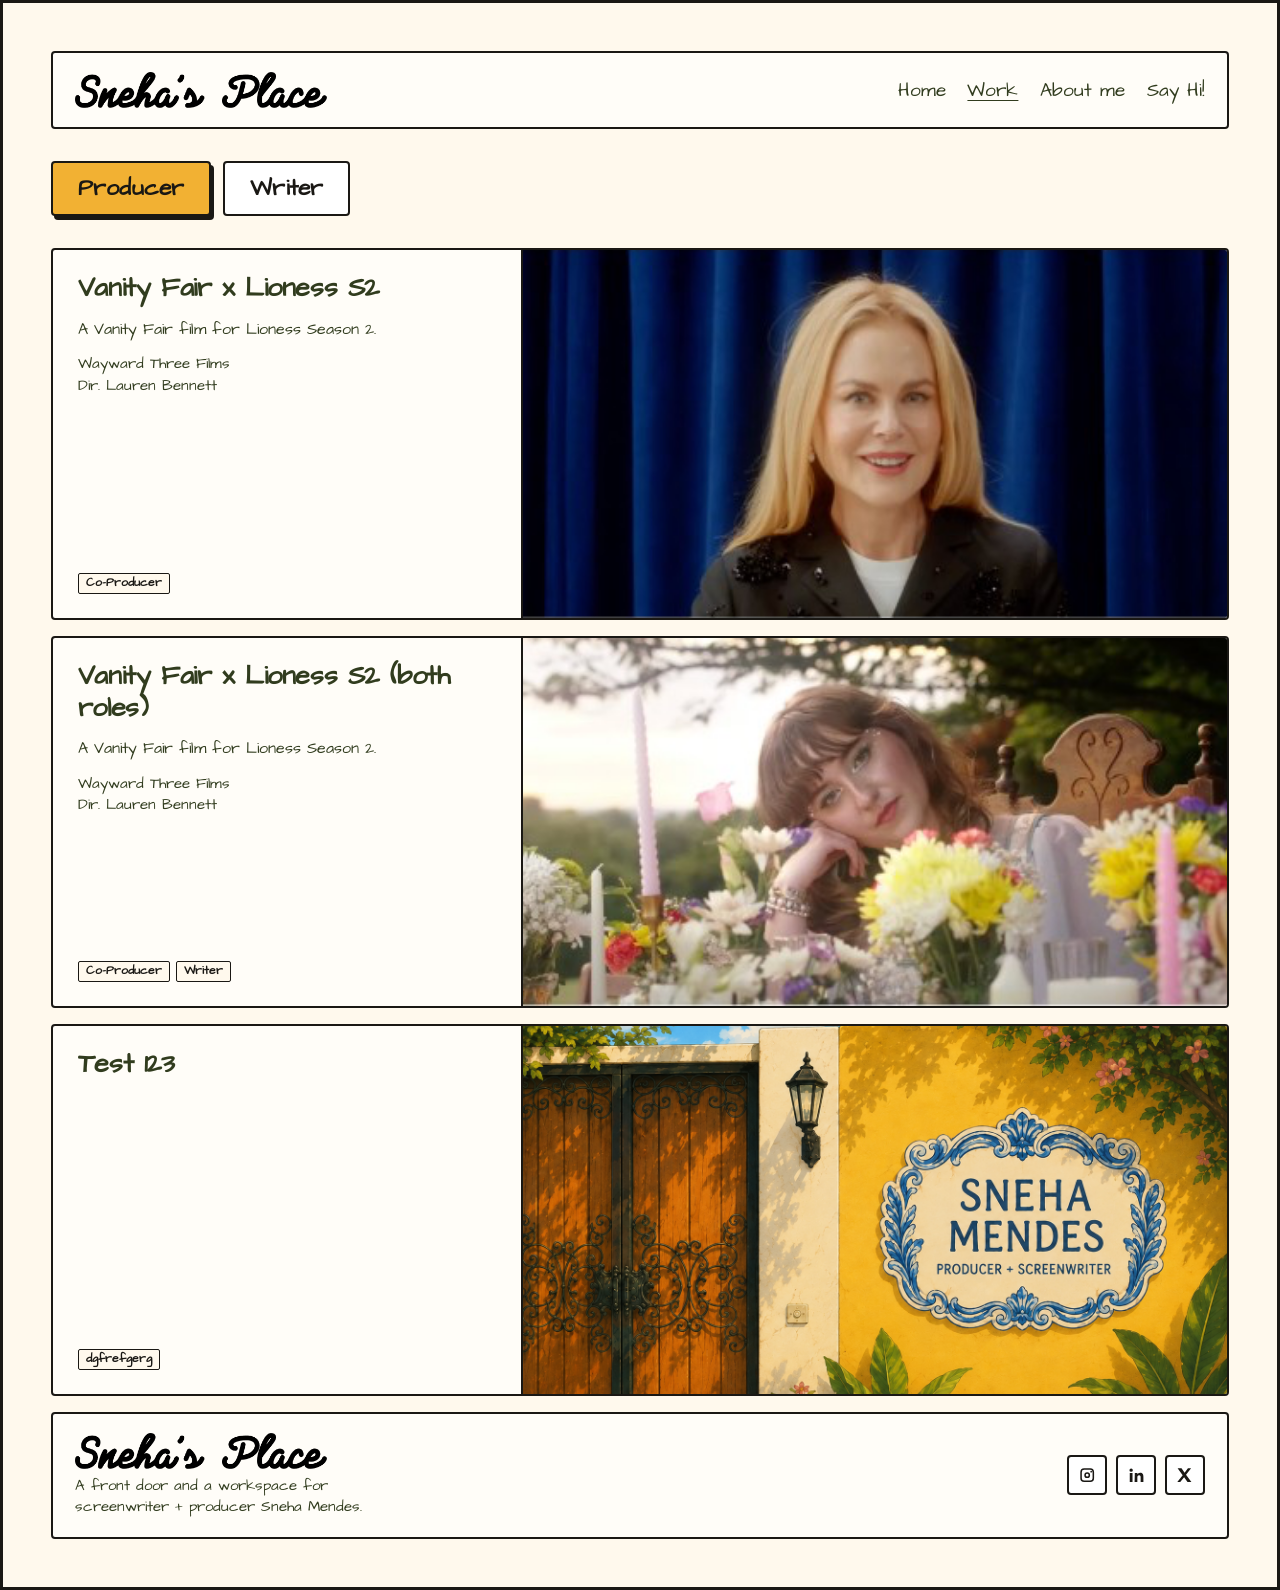
<file: work.html>
<!DOCTYPE html>
<html lang="en">
  <head>
    <meta charset="utf-8" />
    <meta name="viewport" content="width=device-width, initial-scale=1" />
    <title>Work · Sneha’s Place</title>
    <link rel="preconnect" href="https://fonts.googleapis.com" />
    <link rel="preconnect" href="https://fonts.gstatic.com" crossorigin />
    <link
      href="https://fonts.googleapis.com/css2?family=Architects+Daughter&display=swap"
      rel="stylesheet"
    />
    <link rel="stylesheet" href="css/styles.css?v=nav-entry1" />
    <script>document.documentElement.classList.add("js");</script>
  </head>
  <body class="page-work">
    <header class="site-header">
      <a class="logo" href="entrance.html"><img src="assets/logo-script.png" alt="Sneha’s Place" width="950" height="136" /></a>
      <button class="menu-toggle" type="button" aria-expanded="false" aria-controls="site-nav">
        <span class="menu-toggle-icon" aria-hidden="true"></span>
        <span class="visually-hidden">Open menu</span>
      </button>
      <nav class="site-nav" id="site-nav" aria-label="Primary">
        <a href="index.html">Home</a>
        <a href="work.html" aria-current="page">Work</a>
        <a href="about.html">About me</a>
        <a href="contact.html">Say Hi!</a>
      </nav>
    </header>

    <div class="work-filters" role="group" aria-label="Filter work by role">
      <button type="button" class="chip" data-filter="producer" aria-pressed="true">
        Producer
      </button>
      <button type="button" class="chip" data-filter="writing" aria-pressed="false">
        Writer
      </button>
    </div>

    <div class="work-grid" data-work-grid aria-live="polite"></div>

    <footer class="site-footer">
      <div class="footer-brand">
        <a class="logo" href="entrance.html"><img src="assets/logo-script.png" alt="Sneha’s Place" width="950" height="136" /></a>
        <p class="footer-desc">A front door and a workspace for screenwriter + producer Sneha Mendes.</p>
      </div>
      <nav class="site-social" aria-label="Social">
        <a href="#" aria-label="Instagram">
          <svg viewBox="0 0 24 24" aria-hidden="true"><path d="M8 3h8a5 5 0 0 1 5 5v8a5 5 0 0 1-5 5H8a5 5 0 0 1-5-5V8a5 5 0 0 1 5-5Zm0 2a3 3 0 0 0-3 3v8a3 3 0 0 0 3 3h8a3 3 0 0 0 3-3V8a3 3 0 0 0-3-3H8Zm9.2 1.3a1.1 1.1 0 1 1 0 2.2 1.1 1.1 0 0 1 0-2.2ZM12 8.2A3.8 3.8 0 1 1 12 15.8 3.8 3.8 0 0 1 12 8.2Zm0 2a1.8 1.8 0 1 0 0 3.6 1.8 1.8 0 0 0 0-3.6Z"/></svg>
        </a>
        <a href="#" aria-label="LinkedIn">
          <svg viewBox="0 0 24 24" aria-hidden="true"><path d="M5.4 3.2A2.2 2.2 0 1 1 5.4 7.6 2.2 2.2 0 0 1 5.4 3.2ZM3.6 9h3.6v12H3.6zM10.2 9h3.4v1.7h.1c.5-.9 1.6-1.9 3.4-1.9 3.6 0 4.3 2.4 4.3 5.5V21h-3.6v-5.8c0-1.4 0-3.2-2-3.2s-2.3 1.5-2.3 3.1V21h-3.6z"/></svg>
        </a>
        <a href="#" aria-label="X">
          <svg viewBox="0 0 24 24" aria-hidden="true"><path d="M3.4 3h5.1l4 5.7L16.9 3H21l-6.6 8.4L21.4 21h-5.1l-4.4-6.2L6.8 21H3l7-8.9L3.4 3Z"/></svg>
        </a>
      </nav>
    </footer>
    <script src="js/site-menu.js"></script>
    <script src="js/work-filter.js"></script>
    <script src="js/work-data.js"></script>
  </body>
</html>
</file>
<file: css/styles.css>
:root {
  --cream: #fff9ed;
  --header-tan: #e0cb9e;
  --olive: #313c1e;
  --ink: #1a1814;
  --yellow: #f2b133;
  --yellow-deep: #e59a1c;
  --overlay: rgba(22, 14, 8, 0.5);
  --overlay-mobile: rgba(22, 14, 8, 0.28);
  --font-display: "Architects Daughter", "Segoe Print", "Bradley Hand ITC", cursive;
  --font-body: "Architects Daughter", "Segoe Print", "Bradley Hand ITC", cursive;
  --ease: cubic-bezier(0.22, 1, 0.36, 1);
  --duration: 300ms;
}

*,
*::before,
*::after {
  box-sizing: border-box;
}

html {
  color-scheme: light;
  height: 100%;
}

@view-transition {
  navigation: auto;
}

body {
  margin: 0;
  min-height: 100dvh;
  padding: 48px;
  background: var(--cream);
  color: var(--olive);
  font-family: var(--font-body);
  border: 3px solid var(--ink);
}

body.page-entrance,
body.page-inner,
body.page-work,
body.page-house {
  display: flex;
  flex-direction: column;
  gap: 16px;
}

body.page-entrance {
  height: 100dvh;
  overflow: hidden;
}

img {
  max-width: 100%;
  display: block;
}

a {
  color: inherit;
}

.panel {
  background: #fffdf8;
}

.panel-nav,
.site-header,
.site-footer {
  display: flex;
  align-items: center;
  justify-content: space-between;
  gap: 1rem;
  padding: 0.85rem 1.4rem 0.75rem;
  flex: 0 0 auto;
  position: relative;
  z-index: 2;
  color: var(--olive);
  background: #fffdf8;
  border: 2px solid var(--ink);
  border-radius: 4px;
}

.site-header,
.panel-nav,
.site-footer {
  padding-top: 1.2rem;
  padding-bottom: 1.2rem;
}

.site-footer {
  margin-top: auto;
  align-items: center;
}

.footer-brand {
  display: flex;
  flex-direction: column;
  align-items: flex-start;
  gap: 0.35rem;
  min-width: 0;
}

.footer-desc {
  margin: 0;
  max-width: 22rem;
  font-size: 0.95rem;
  line-height: 1.4;
}

.panel-illustration {
  position: relative;
  z-index: 1;
  flex: 1 1 auto;
  min-height: 0;
  overflow: hidden;
  display: flex;
}

.logo {
  display: flex;
  align-items: center;
  text-decoration: none;
  line-height: 0;
}

.logo img {
  display: block;
  height: 36px;
  width: auto;
}

.site-nav {
  display: flex;
  flex-wrap: wrap;
  justify-content: flex-end;
  gap: 0.55rem 1.35rem;
}

.site-nav a {
  font-family: var(--font-display);
  font-weight: 500;
  font-size: clamp(1rem, 1.7vw, 1.2rem);
  text-decoration: none;
  line-height: 1.2;
}

.site-nav a:hover,
.site-nav a[aria-current="page"] {
  text-decoration: underline;
  text-underline-offset: 0.22em;
}

.menu-toggle,
.menu-close,
.menu-backdrop {
  display: none;
}

.site-social {
  display: flex;
  flex-wrap: wrap;
  align-items: center;
  justify-content: flex-end;
  gap: 0.55rem;
}

.site-social a {
  display: inline-flex;
  align-items: center;
  justify-content: center;
  width: 2.5rem;
  height: 2.5rem;
  color: var(--ink);
  background: #fff;
  border: 2px solid var(--ink);
  border-radius: 4px;
  text-decoration: none;
}

.site-social a:hover,
.site-social a:focus-visible {
  background: var(--yellow);
}

.site-social a:focus-visible {
  outline: 3px solid var(--ink);
  outline-offset: 2px;
}

.site-social svg {
  display: block;
  width: 1.15rem;
  height: 1.15rem;
  fill: currentColor;
  fill-rule: evenodd;
}

.entrance {
  position: relative;
  flex: 1;
  min-height: 0;
  width: 100%;
  display: block;
  overflow: hidden;
  border-radius: 4px;
  cursor: default;
  color: inherit;
  text-decoration: none;
  user-select: none;
}

.entrance:focus {
  outline: none;
}

.entrance:focus-visible {
  outline: 3px solid var(--ink);
  outline-offset: -3px;
}

.entrance-image {
  position: absolute;
  inset: 0;
  width: 100%;
  height: 100%;
  object-fit: cover;
  object-position: center;
  border: 2px solid var(--ink);
  border-radius: 4px;
  box-sizing: border-box;
}

.entrance-caption {
  position: absolute;
  top: 0.9rem;
  left: 0.9rem;
  z-index: 3;
  background: #fffdf8;
  border: 1.5px solid var(--ink);
  padding: 0.18rem 0.62rem 0.22rem;
  font-family: var(--font-display);
  font-size: clamp(0.82rem, 1.5vw, 1.02rem);
  font-weight: 500;
  color: var(--ink);
  line-height: 1.25;
  pointer-events: none;
}

.doorbell-prompt {
  position: absolute;
  inset: auto 0.9rem 0.9rem auto;
  z-index: 4;
  margin: 0;
  width: min(20rem, calc(100% - 1.8rem));
  background: #fffdf8;
  border: 2.5px solid var(--ink);
  border-radius: 4px;
  padding: 0.95rem 1.1rem 1.05rem;
  color: var(--ink);
  pointer-events: none;
  transition: opacity var(--duration) var(--ease);
}

.doorbell-prompt-title {
  margin: 0;
  font-family: var(--font-display);
  font-size: clamp(1.2rem, 2.1vw, 1.55rem);
  font-weight: 700;
  line-height: 1.1;
}

.doorbell-prompt-copy {
  margin: 0.45rem 0 0;
  font-family: var(--font-body);
  font-size: clamp(0.95rem, 1.5vw, 1.12rem);
  font-weight: 400;
  line-height: 1.4;
}

.doorbell-spot {
  position: absolute;
  z-index: 5;
}

.doorbell {
  position: absolute;
  inset: 0;
  z-index: 1;
  margin: 0;
  padding: 0;
  border: 0;
  background: transparent;
  cursor: pointer;
}

.doorbell:focus {
  outline: none;
}

.doorbell:focus-visible {
  outline: 3px solid var(--ink);
  outline-offset: 2px;
}

.doorbell-note {
  position: absolute;
  left: 50%;
  top: auto;
  bottom: 118%;
  z-index: 6;
  width: max-content;
  max-width: min(16.5rem, 72vw);
  margin: 0;
  padding: 1rem 1.15rem 1.05rem;
  background: #fff;
  color: var(--ink);
  border: 2.5px solid var(--ink);
  border-radius: 4px;
  font-family: var(--font-body);
  font-size: 14px;
  font-weight: 400;
  line-height: 1.35;
  letter-spacing: -0.015em;
  text-align: left;
  opacity: 0;
  transform: translate(-50%, 8px);
  pointer-events: none;
  transition:
    opacity var(--duration) var(--ease),
    transform var(--duration) var(--ease);
}

.doorbell-note p {
  margin: 0;
}

.doorbell-note .room-note-label {
  margin-bottom: 0.4rem;
}

.doorbell-enter {
  display: inline-block;
  margin-top: 0.75rem;
  padding: 0.48rem 0.9rem 0.52rem;
  background: var(--yellow);
  color: var(--ink);
  border: 2.5px solid var(--ink);
  border-radius: 4px;
  box-shadow: 3px 4px 0 var(--ink);
  font-family: var(--font-display);
  font-size: 1rem;
  font-weight: 600;
  line-height: 1.1;
  text-decoration: none;
}

.doorbell-enter:hover,
.doorbell-enter:focus-visible {
  background: var(--yellow-deep);
}

.doorbell-enter:focus-visible {
  outline: 3px solid var(--ink);
  outline-offset: 2px;
}

.entrance.is-open {
  overflow: visible;
}

.entrance.is-open .doorbell-prompt {
  opacity: 0;
  pointer-events: none;
}

.entrance.is-open .doorbell-note {
  opacity: 1;
  transform: translate(-50%, 0);
  pointer-events: auto;
}

html:not(.js) .doorbell,
html:not(.js) .doorbell-prompt {
  display: none;
}

html:not(.js) .doorbell-spot {
  inset: auto 0.9rem 0.9rem auto;
  width: auto;
  height: auto;
}

html:not(.js) .doorbell-note {
  position: static;
  width: min(16.5rem, calc(100% - 1.8rem));
  opacity: 1;
  transform: none;
  pointer-events: auto;
}

.entrance-overlay {
  position: absolute;
  inset: 0;
  z-index: 1;
  background: var(--overlay);
  opacity: 0;
  pointer-events: none;
  transition: opacity var(--duration) var(--ease);
}

.entrance-cta {
  position: absolute;
  top: auto;
  left: 0.75rem;
  right: 0.75rem;
  bottom: 0.75rem;
  z-index: 2;
  display: inline-block;
  width: auto;
  max-width: none;
  padding: 0.72rem 1.55rem 0.78rem;
  background: #fff;
  color: var(--ink);
  border: 2.5px solid var(--ink);
  border-radius: 4px;
  font-family: var(--font-display);
  font-size: clamp(1.05rem, 2.4vw, 1.55rem);
  font-weight: 600;
  letter-spacing: 0.01em;
  line-height: 1.1;
  text-align: center;
  white-space: nowrap;
  box-shadow: 3px 4px 0 var(--ink);
  pointer-events: none;
  opacity: 0;
  transform: translateY(8px) scale(0.98);
  transition:
    opacity var(--duration) var(--ease),
    transform var(--duration) var(--ease),
    background-color var(--duration) var(--ease);
}

html:not(.js) .entrance:hover .entrance-overlay,
html:not(.js) .entrance:focus-within .entrance-overlay {
  opacity: 0;
}

html:not(.js) .entrance:hover .entrance-cta,
html:not(.js) .entrance:focus-within .entrance-cta {
  opacity: 1;
  transform: translateY(0) scale(1);
}

html:not(.js) .entrance:hover .entrance-cta {
  background: #fff6dc;
}

@media (hover: none), (pointer: coarse) {
  html:not(.js) .entrance .entrance-cta {
    opacity: 1;
    transform: none;
  }
}

@media (prefers-reduced-motion: reduce) {
  .entrance-overlay,
  .entrance-cta,
  .doorbell-prompt,
  .doorbell-note {
    transition: opacity 160ms linear;
  }

  .entrance-cta,
  html:not(.js) .entrance:hover .entrance-cta {
    transform: translateY(0) scale(1);
  }

  .room-enter:hover .entrance-cta,
  .room-enter:focus-visible .entrance-cta,
  .room-enter.is-revealed .entrance-cta {
    transform: translateY(0) scale(1);
  }
}

.inner-main {
  flex: 1;
  width: auto;
  margin: 0;
  padding: 2.4rem 1.6rem 3.4rem;
  background: #fffdf8;
  border: 2px solid var(--ink);
  border-radius: 4px;
}

.eyebrow {
  margin: 0 0 0.6rem;
  font-family: var(--font-display);
  font-size: 1rem;
}

.inner-main h1 {
  margin: 0 0 0.85rem;
  font-family: var(--font-display);
  font-size: clamp(2.2rem, 6vw, 4rem);
  line-height: 1.05;
  font-weight: 700;
}

.lede {
  max-width: 38rem;
  margin: 0 0 2.2rem;
  font-size: 1.2rem;
  line-height: 1.55;
}

.room-grid {
  display: grid;
  grid-template-columns: repeat(3, 1fr);
  gap: 1rem;
}

.room-card {
  display: block;
  min-height: 14rem;
  padding: 1.3rem 1.2rem 1.4rem;
  background: var(--yellow);
  border: 2.5px solid var(--ink);
  border-radius: 1.4rem;
  text-decoration: none;
  box-shadow: 4px 5px 0 var(--ink);
  transition: transform 220ms var(--ease);
}

.room-card:nth-child(2) {
  background: #f4c45a;
}

.room-card:nth-child(3) {
  background: #e8a020;
}

.room-card h2 {
  margin: 0 0 0.45rem;
  font-family: var(--font-display);
  font-size: 1.7rem;
}

.room-card p {
  margin: 0;
  line-height: 1.45;
}

.room-card:hover,
.room-card:focus-visible {
  transform: translate(-2px, -3px);
}

.prose {
  max-width: 40rem;
}

.prose p {
  font-size: 1.15rem;
  line-height: 1.65;
}

.work-list,
.contact-list {
  list-style: none;
  padding: 0;
  margin: 0;
}

.work-list li,
.contact-list li {
  border-top: 2px solid var(--ink);
  padding: 1rem 0;
}

.work-list h2,
.contact-list a {
  font-family: var(--font-display);
  margin: 0 0 0.25rem;
}

.contact-form {
  display: grid;
  gap: 0.85rem;
  max-width: 28rem;
}

.contact-form label {
  display: grid;
  gap: 0.3rem;
  font-family: var(--font-display);
}

.contact-form input,
.contact-form textarea,
.contact-form select {
  font: inherit;
  padding: 0.65rem 0.7rem;
  border: 2px solid var(--ink);
  border-radius: 0.7rem;
  background: #fffdf8;
}

.contact-form select {
  appearance: none;
  background-image: url("data:image/svg+xml,%3Csvg xmlns='http://www.w3.org/2000/svg' width='12' height='8' viewBox='0 0 12 8'%3E%3Cpath fill='%231a1814' d='M1 1.2 6 6.8 11 1.2'/%3E%3C/svg%3E");
  background-repeat: no-repeat;
  background-position: right 0.85rem center;
  background-size: 0.75rem 0.5rem;
  padding-right: 2.2rem;
  cursor: pointer;
}

.contact-form > button {
  justify-self: start;
  appearance: none;
  margin: 0;
  font-family: var(--font-display);
  font-size: clamp(1.15rem, 2.2vw, 1.45rem);
  font-weight: 600;
  letter-spacing: 0.01em;
  line-height: 1.15;
  padding: 0.72rem 1.55rem 0.78rem;
  background: var(--yellow);
  color: var(--ink);
  border: 2.5px solid var(--ink);
  border-radius: 4px;
  cursor: pointer;
  box-shadow: 3px 4px 0 var(--ink);
}

.contact-form > button:hover,
.contact-form > button:focus-visible {
  background: var(--yellow-deep);
}

.contact-direct {
  display: flex;
  align-items: center;
  flex-wrap: nowrap;
  gap: 0.4rem;
  margin-top: 1.5rem;
  max-width: 28rem;
  font-family: var(--font-display);
  white-space: nowrap;
}

.contact-direct a {
  color: var(--ink);
  text-underline-offset: 0.18em;
}

.contact-direct a:hover,
.contact-direct a:focus-visible {
  color: var(--olive);
}

.copy-email {
  appearance: none;
  display: inline-flex;
  align-items: center;
  justify-content: center;
  width: 1.6rem;
  height: 1.6rem;
  margin: 0;
  padding: 0;
  background: none;
  border: 0;
  color: var(--ink);
  cursor: pointer;
}

.copy-email svg {
  display: block;
  width: 1.05rem;
  height: 1.05rem;
  fill: currentColor;
}

.copy-email:hover,
.copy-email:focus-visible {
  color: var(--olive);
}

.copy-email:focus-visible {
  outline: 2px solid var(--ink);
  outline-offset: 2px;
}

.copy-flash {
  min-height: 1em;
  font-size: 0.82rem;
  color: var(--olive);
  opacity: 0;
  transform: translateY(2px);
  transition:
    opacity 160ms var(--ease),
    transform 160ms var(--ease);
}

.copy-flash.is-on {
  opacity: 1;
  transform: translateY(0);
}

.contact-success {
  max-width: 22rem;
  margin: 0;
  font-size: 1.15rem;
  line-height: 1.5;
}

.back-out {
  display: inline-block;
  margin-top: 2rem;
  font-family: var(--font-display);
}

.page-contact .inner-main {
  min-height: 0;
}

.contact-main {
  display: grid;
  grid-template-columns: 1fr 1fr;
  gap: 16px;
  padding: 0;
  background: transparent;
  border: none;
  min-height: 0;
}

.contact-copy,
.contact-picture {
  min-height: 0;
  background: #fffdf8;
  border: 2px solid var(--ink);
  border-radius: 4px;
}

.contact-copy {
  height: fit-content;
  min-height: auto;
  align-self: start;
  padding: 2.4rem 1.6rem 1.6rem;
  overflow: visible;
}

.contact-picture {
  position: relative;
  overflow: hidden;
}

.contact-picture img {
  position: absolute;
  inset: 0;
  width: 100%;
  height: 100%;
  object-fit: cover;
  object-position: center;
}

.work-filters {
  display: flex;
  flex-wrap: wrap;
  gap: 12px;
  margin-top: 1rem;
}

.chip {
  appearance: none;
  margin: 0;
  padding: 0.72rem 1.55rem 0.78rem;
  background: #fff;
  color: var(--ink);
  border: 2.5px solid var(--ink);
  border-radius: 4px;
  font-family: var(--font-display);
  font-size: clamp(1.15rem, 2.2vw, 1.45rem);
  font-weight: 600;
  letter-spacing: 0.01em;
  line-height: 1.15;
  cursor: pointer;
}

.chip:hover,
.chip:focus-visible {
  background: #fff6dc;
}

.chip[aria-pressed="true"] {
  background: var(--yellow);
  box-shadow: 3px 4px 0 var(--ink);
}

.chip[aria-pressed="true"]:hover,
.chip[aria-pressed="true"]:focus-visible {
  background: var(--yellow-deep);
}

.work-card[hidden] {
  display: none;
}

.work-grid {
  display: grid;
  grid-template-columns: 1fr;
  gap: 16px;
  margin-top: 1rem;
}

.page-about {
  position: relative;
  height: auto;
  min-height: 100dvh;
  overflow: auto;
}

.page-contact {
  position: relative;
  height: auto;
  min-height: 100dvh;
  overflow: auto;
}

.page-about .inner-main {
  min-height: auto;
  overflow: visible;
  padding: 0;
  background: none;
  border: none;
  border-radius: 0;
}

.page-entrance .site-footer {
  display: none;
}

.know-me {
  display: grid;
  grid-template-columns: 1fr 1fr;
  gap: 16px;
  position: relative;
  max-width: none;
  color: var(--olive);
}

.know-me-copy,
.know-me-board {
  min-height: 0;
  background: #fffdf8;
  border: 2px solid var(--ink);
  border-radius: 4px;
}

.know-me-copy {
  display: flex;
  align-items: flex-start;
  padding: 1.7rem 1.8rem;
  background: var(--yellow);
}

.know-me-board {
  position: relative;
  overflow: hidden;
}

.know-me-board img {
  position: absolute;
  inset: 0;
  width: 100%;
  height: 100%;
  max-width: none;
  object-fit: cover;
  object-position: center;
}

.visually-hidden {
  position: absolute;
  width: 1px;
  height: 1px;
  padding: 0;
  margin: -1px;
  overflow: hidden;
  clip: rect(0, 0, 0, 0);
  white-space: nowrap;
  border: 0;
}

.know-me-lines {
  display: grid;
  gap: 0.9rem;
  max-width: 36rem;
}

.know-me-lines p {
  margin: 0;
  font-family: var(--font-body);
  font-size: clamp(0.95rem, 1.55vw, 1.15rem);
  line-height: 1.55;
}

.blank {
  display: inline-block;
  position: relative;
  padding: 0 0.15rem 0.15rem;
  margin: 0 0.15rem;
  font-family: var(--font-display);
  font-size: 1.12em;
  font-weight: 600;
  color: var(--ink);
  border-bottom: 1.5px solid var(--ink);
  line-height: 1.2;
}

.hint {
  display: block;
  margin-top: 0.12rem;
  font-family: var(--font-body);
  font-size: 0.58rem;
  font-weight: 500;
  letter-spacing: 0.06em;
  color: #7a7468;
  border: 0;
}

.snapshots {
  position: absolute;
  left: -48px;
  right: -48px;
  bottom: -48px;
  z-index: 5;
  display: flex;
  justify-content: space-evenly;
  align-items: stretch;
  height: 36rem;
  padding: 0 1.5rem;
  pointer-events: none;
}

.snapshot {
  appearance: none;
  pointer-events: auto;
  position: relative;
  z-index: 1;
  display: flex;
  align-items: flex-end;
  flex: 0 0 22rem;
  width: 22rem;
  max-width: 22rem;
  height: 100%;
  margin: 0;
  padding: 0;
  background: none;
  border: 0;
  box-shadow: none;
  cursor: pointer;
}

.snapshot:hover,
.snapshot:focus-visible {
  z-index: 6;
  outline: none;
}

.snapshot-card {
  display: block;
  width: 100%;
  padding: 0.4rem 0.4rem 1.15rem;
  background: #fff;
  border: 2px solid var(--ink);
  border-radius: 2px;
  box-shadow: 3px 4px 0 rgba(26, 24, 20, 0.18);
  pointer-events: none;
  transform: rotate(var(--rot, 0deg)) translateY(28%);
  transform-origin: center bottom;
  transition: transform 420ms var(--ease);
  will-change: transform;
}

.snapshot:hover .snapshot-card,
.snapshot:focus-visible .snapshot-card {
  transform: rotate(var(--rot, 0deg)) translateY(-52%);
}

.snapshot img {
  width: 100%;
  aspect-ratio: 4 / 5;
  height: auto;
  object-fit: cover;
  display: block;
}

@media (prefers-reduced-motion: reduce) {
  .snapshot-card,
  .snapshot:hover .snapshot-card,
  .snapshot:focus-visible .snapshot-card {
    transform: rotate(var(--rot, 0deg)) translateY(-8%);
    transition: none;
  }
}

.work-card {
  background: #fffdf8;
  border: 2px solid var(--ink);
  border-radius: 4px;
  overflow: hidden;
  transition:
    transform var(--duration) var(--ease),
    box-shadow var(--duration) var(--ease);
}

.work-card-link {
  display: grid;
  grid-template-columns: minmax(0, 2fr) minmax(0, 3fr);
  grid-template-areas: "copy still";
  align-items: stretch;
  min-height: 23rem;
  color: inherit;
  text-decoration: none;
  cursor: pointer;
}

.work-card-copy {
  grid-area: copy;
  display: flex;
  flex-direction: column;
  padding: 1.45rem 1.4rem 1.5rem 1.55rem;
  border-right: 2px solid var(--ink);
}

.work-card-copy h2 {
  margin: 0;
  font-family: var(--font-display);
  font-size: clamp(1.25rem, 2.4vw, 1.7rem);
  font-weight: 700;
  letter-spacing: -0.015em;
  line-height: 1.15;
}

.work-card-roles {
  display: flex;
  flex-wrap: wrap;
  gap: 0.35rem;
  margin: auto 0 0;
}

.role-tag {
  display: inline-block;
  padding: 0.12rem 0.45rem 0.16rem;
  background: var(--cream);
  color: var(--ink);
  border: 1.5px solid var(--ink);
  border-radius: 2px;
  font-family: var(--font-display);
  font-size: 0.78rem;
  font-weight: 600;
  line-height: 1.2;
}

.work-card-desc {
  margin: 0.85rem 0 0;
  font-size: 1rem;
  line-height: 1.45;
}

.work-card-credits {
  margin: 0.75rem 0 0;
  font-size: 0.92rem;
  line-height: 1.45;
}

.work-card-still {
  grid-area: still;
  position: relative;
  min-height: 23rem;
}

.work-card-still img {
  position: absolute;
  inset: 0;
  width: 100%;
  height: 100%;
  object-fit: cover;
  border-radius: 0;
}

.work-card:hover,
.work-card:focus-within {
  transform: translate(-3px, -4px);
  box-shadow: 3px 4px 0 var(--ink);
}

.work-card-link:focus-visible {
  outline: 3px solid var(--ink);
  outline-offset: -3px;
}

.project-intro {
  background: #fffdf8;
  border: 2px solid var(--ink);
  border-radius: 4px;
  padding: 1.4rem 1.6rem 1.5rem;
}

.project-intro .eyebrow {
  margin-bottom: 0.35rem;
}

.project-intro h1 {
  margin: 0 0 0.7rem;
  font-family: var(--font-display);
  font-size: clamp(1.7rem, 4vw, 2.6rem);
  line-height: 1.1;
}

.project-credits {
  margin: 0 0 1.1rem;
  font-family: var(--font-body);
  font-size: 0.92rem;
  line-height: 1.55;
}

.project-intro .back-out {
  margin-top: 0;
}

.project-gallery {
  display: grid;
  grid-template-columns: 1fr 1fr;
  gap: 16px;
}

.project-still {
  overflow: hidden;
  background: #fff;
  border: 2px solid var(--ink);
  border-radius: 4px;
}

.project-still-hero {
  grid-column: 1 / -1;
}

.project-still img {
  width: 100%;
  height: auto;
  display: block;
  aspect-ratio: 16 / 9;
  object-fit: cover;
}

.house {
  display: grid;
  grid-template-columns: 1fr 1fr;
  gap: 16px;
}

.house-roof,
.house-living,
.house-bedroom {
  grid-column: 1 / -1;
}

.house-panel {
  position: relative;
  overflow: hidden;
  background: #fff;
  border: 2px solid var(--ink);
  border-radius: 4px;
}

.house-panel a {
  display: block;
  color: inherit;
  text-decoration: none;
}

.house-panel img {
  width: 100%;
  height: auto;
  display: block;
}

.house-panel a:hover img,
.house-panel a:focus-visible img {
  filter: brightness(0.97);
}

.room-enter {
  position: relative;
  display: block;
  cursor: pointer;
  user-select: none;
}

.room-enter:focus {
  outline: none;
}

.room-enter:focus-visible {
  outline: 3px solid var(--ink);
  outline-offset: -3px;
}

.house-panel a.room-enter:hover img,
.house-panel a.room-enter:focus-visible img {
  filter: none;
}

.room-enter .entrance-overlay {
  display: none;
}

.room-enter .entrance-cta {
  top: auto;
  left: 0.75rem;
  right: 0.75rem;
  bottom: 0.75rem;
  width: auto;
  max-width: none;
  font-size: clamp(1.05rem, 2.4vw, 1.55rem);
  padding: 0.72rem 1.55rem 0.78rem;
  text-align: center;
  background: #fff;
  transform: translateY(8px) scale(0.98);
}

.room-enter:hover .entrance-cta,
.room-enter:focus-visible .entrance-cta,
.room-enter.is-revealed .entrance-cta {
  opacity: 1;
  transform: translateY(0) scale(1);
}

.room-enter:hover .entrance-cta {
  background: #fff6dc;
}

.house-caption {
  position: absolute;
  top: 0.7rem;
  left: 0.7rem;
  z-index: 2;
  background: #fffdf8;
  border: 1.5px solid var(--ink);
  border-radius: 2px;
  padding: 0.18rem 0.62rem 0.22rem;
  font-family: var(--font-display);
  font-size: clamp(0.82rem, 1.5vw, 1.02rem);
  font-weight: 500;
  color: var(--ink);
  line-height: 1.25;
  pointer-events: none;
}

.room-hotspot {
  position: absolute;
  z-index: 3;
  padding: 0;
  border: 0;
  background: transparent;
  cursor: pointer;
}

.room-hotspot:hover,
.room-hotspot:focus-visible {
  z-index: 4;
}

.living-painting-left {
  left: 13.5%;
  top: 8%;
  width: 19%;
  height: 32%;
}

.living-painting-right {
  left: 63.5%;
  top: 11%;
  width: 14.5%;
  height: 26%;
}

.living-window {
  left: 39.2%;
  top: 5%;
  width: 16.5%;
  height: 40%;
}

.living-drink {
  left: 43%;
  top: 64%;
  width: 8%;
  height: 14%;
}

.living-phone {
  left: 53%;
  top: 69%;
  width: 8%;
  height: 12%;
}

.office-interview {
  left: 10%;
  top: 8%;
  width: 11%;
  height: 15%;
}

.office-miley {
  left: 20%;
  top: 5%;
  width: 17%;
  height: 20%;
}

.office-rolling {
  left: 36%;
  top: 6%;
  width: 12%;
  height: 16%;
}

.office-tinydesk {
  left: 10%;
  top: 24%;
  width: 13%;
  height: 15%;
}

.office-snl {
  left: 23%;
  top: 26%;
  width: 12%;
  height: 14%;
}

.office-redbull {
  left: 35%;
  top: 24%;
  width: 13%;
  height: 15%;
}

.office-aurora {
  left: 50%;
  top: 7%;
  width: 16%;
  height: 16%;
}

.office-callsheet {
  left: 49%;
  top: 31%;
  width: 32%;
  height: 26%;
}

.office-goku {
  left: 40%;
  top: 48%;
  width: 12%;
  height: 14%;
}

.office-headphones {
  left: 70%;
  top: 54%;
  width: 11%;
  height: 8%;
}

.bedroom-hsm {
  left: 51.5%;
  top: 6%;
  width: 8.6%;
  height: 21%;
}

.bedroom-tsitp {
  left: 41.2%;
  top: 9%;
  width: 8%;
  height: 19%;
}

.bedroom-lemonade {
  left: 41%;
  top: 31.5%;
  width: 8.4%;
  height: 21%;
}

.board-northern {
  left: 11%;
  top: 6%;
  width: 18%;
  height: 29%;
}

.board-cartier {
  left: 10%;
  top: 34%;
  width: 20%;
  height: 22%;
}

.room-hotspot:focus {
  outline: none;
}

.room-hotspot:focus-visible {
  outline: 3px solid var(--ink);
  outline-offset: 3px;
}

.room-note {
  position: absolute;
  left: 0;
  top: 38%;
  width: min(22rem, 168%);
  margin: 0;
  padding: 1rem 1.15rem 1.05rem;
  background: #fff;
  color: var(--ink);
  border: 2.5px solid var(--ink);
  border-radius: 4px;
  font-family: var(--font-body);
  font-size: 14px;
  font-weight: 400;
  line-height: 1.35;
  letter-spacing: -0.015em;
  text-align: left;
  opacity: 0;
  transform: translateY(8px);
  pointer-events: none;
  transition:
    opacity var(--duration) var(--ease),
    transform var(--duration) var(--ease);
}

.room-note-label {
  display: block;
  margin: 0 0 0.4rem;
  font-family: var(--font-display);
  font-size: 1.08rem;
  font-weight: 700;
  line-height: 1.15;
  letter-spacing: 0;
}

.living-painting-left .room-note {
  top: 108%;
}

.living-painting-right .room-note {
  top: 108%;
  left: auto;
  right: 0;
  width: min(16rem, 280%);
}

.living-window .room-note {
  top: 108%;
  left: 50%;
  width: min(18rem, 280%);
  transform: translate(-50%, 8px);
}

.living-drink .room-note {
  top: auto;
  bottom: 120%;
  left: 50%;
  width: min(18rem, 360%);
  transform: translate(-50%, 8px);
}

.living-phone .room-note {
  top: auto;
  bottom: 120%;
  left: 50%;
  width: min(16rem, 320%);
  max-width: 16rem;
  transform: translate(-50%, 8px);
}

.office-interview .room-note,
.office-miley .room-note,
.office-rolling .room-note,
.office-tinydesk .room-note,
.office-snl .room-note,
.office-redbull .room-note {
  top: 108%;
  left: 0;
  width: max-content;
  max-width: min(18rem, 280%);
}

.office-aurora .room-note {
  top: 108%;
  left: 0;
  width: max-content;
  max-width: min(16rem, 220%);
}

.office-callsheet .room-note {
  top: auto;
  bottom: 108%;
  left: 0;
  width: max-content;
  max-width: min(14rem, 160%);
}

.office-goku .room-note,
.office-headphones .room-note {
  top: auto;
  bottom: 115%;
  left: 50%;
  width: max-content;
  transform: translate(-50%, 8px);
}

.bedroom-hsm .room-note {
  top: 108%;
  left: 50%;
  width: min(22rem, 420%);
  transform: translate(-50%, 8px);
}

.bedroom-tsitp .room-note {
  top: 108%;
  left: 50%;
  width: min(24rem, 520%);
  transform: translate(-50%, 8px);
}

.bedroom-lemonade .room-note {
  top: 108%;
  left: 50%;
  width: min(22rem, 420%);
  transform: translate(-50%, 8px);
}

.board-northern .room-note {
  top: 108%;
  left: 0;
  width: min(14rem, 170%);
}

.board-cartier .room-note {
  top: 108%;
  left: 0;
  width: min(16rem, 200%);
}

.room-hotspot:hover .room-note,
.room-hotspot:focus-visible .room-note {
  opacity: 1;
  transform: translateY(0);
}

.living-phone:hover .room-note,
.living-phone:focus-visible .room-note,
.living-drink:hover .room-note,
.living-drink:focus-visible .room-note,
.living-window:hover .room-note,
.living-window:focus-visible .room-note,
.bedroom-hsm:hover .room-note,
.bedroom-hsm:focus-visible .room-note,
.bedroom-tsitp:hover .room-note,
.bedroom-tsitp:focus-visible .room-note,
.bedroom-lemonade:hover .room-note,
.bedroom-lemonade:focus-visible .room-note,
.office-goku:hover .room-note,
.office-goku:focus-visible .room-note,
.office-headphones:hover .room-note,
.office-headphones:focus-visible .room-note {
  transform: translate(-50%, 0);
}

@media (max-width: 760px) {
  body {
    padding: 16px;
  }

  .panel-nav,
  .site-header {
    flex-direction: column;
    align-items: center;
    padding: 0.75rem 1rem 0.7rem;
    text-align: center;
  }

  .panel-nav,
  .site-header,
  .site-footer {
    padding-top: 1.1rem;
    padding-bottom: 1.1rem;
  }

  .site-footer {
    flex-direction: column;
    align-items: flex-start;
    gap: 0.85rem;
    padding-left: 1rem;
    padding-right: 1rem;
  }

  .footer-desc {
    font-size: 0.88rem;
    max-width: none;
  }

  .site-social {
    justify-content: flex-start;
  }

  .site-social a {
    width: 2.25rem;
    height: 2.25rem;
  }

  .site-nav {
    justify-content: center;
  }

  html.js .panel-nav,
  html.js .site-header {
    flex-direction: row;
    align-items: center;
    justify-content: space-between;
    gap: 0.75rem;
    text-align: left;
  }

  html.js .logo {
    min-width: 0;
    flex: 1 1 auto;
  }

  html.js .logo img {
    height: auto;
    max-height: 32px;
    max-width: 100%;
  }

  html.js .menu-toggle {
    display: inline-flex;
    align-items: center;
    justify-content: center;
    appearance: none;
    position: relative;
    width: 2.75rem;
    height: 2.75rem;
    margin: 0;
    padding: 0;
    flex: 0 0 auto;
    border: 2.5px solid var(--ink);
    border-radius: 4px;
    background: var(--yellow);
    box-shadow: 3px 4px 0 var(--ink);
    cursor: pointer;
  }

  html.js .menu-toggle-icon,
  html.js .menu-toggle-icon::before,
  html.js .menu-toggle-icon::after {
    display: block;
    width: 1.15rem;
    height: 2px;
    background: var(--ink);
    border-radius: 1px;
  }

  html.js .menu-toggle-icon {
    position: relative;
  }

  html.js .menu-toggle-icon::before,
  html.js .menu-toggle-icon::after {
    content: "";
    position: absolute;
    left: 0;
  }

  html.js .menu-toggle-icon::before {
    top: -6px;
  }

  html.js .menu-toggle-icon::after {
    top: 6px;
  }

  html.js .site-nav {
    display: none;
  }

  html.js .menu-backdrop {
    display: block;
    position: fixed;
    inset: 0;
    z-index: 40;
    background: var(--overlay);
    border: 0;
    padding: 0;
  }

  html.js body.menu-open {
    overflow: hidden;
  }

  html.js body.menu-open .site-nav {
    display: flex;
    flex-direction: column;
    align-items: stretch;
    justify-content: center;
    gap: 0.45rem;
    position: fixed;
    inset: 0;
    z-index: 41;
    width: auto;
    height: auto;
    margin: 0;
    padding: 5rem 1.5rem 2rem;
    background: var(--cream);
    border: 0;
    border-radius: 0;
    box-shadow: none;
    transform: none;
    text-align: center;
  }

  html.js .menu-close {
    display: flex;
    align-items: center;
    justify-content: center;
    appearance: none;
    position: absolute;
    top: 1.15rem;
    right: 1.15rem;
    width: 2.75rem;
    height: 2.75rem;
    margin: 0;
    padding: 0;
    border: 2.5px solid var(--ink);
    border-radius: 4px;
    background: var(--yellow);
    box-shadow: 3px 4px 0 var(--ink);
    cursor: pointer;
  }

  html.js .menu-close-icon,
  html.js .menu-close-icon::after {
    display: block;
    width: 1rem;
    height: 2px;
    background: var(--ink);
    border-radius: 1px;
  }

  html.js .menu-close-icon {
    position: relative;
    transform: rotate(45deg);
  }

  html.js .menu-close-icon::after {
    content: "";
    position: absolute;
    left: 0;
    top: 0;
    transform: rotate(90deg);
  }

  html.js body.menu-open .site-nav a {
    display: block;
    padding: 1rem 0.7rem;
    font-size: clamp(1.6rem, 7vw, 2.15rem);
  }

  .room-grid {
    grid-template-columns: 1fr;
  }

  .entrance-image {
    object-position: center;
  }

  .doorbell-prompt {
    right: 0.7rem;
    bottom: 0.7rem;
    width: min(16.5rem, calc(100% - 1.4rem));
    padding: 0.8rem 0.9rem 0.9rem;
  }

  .doorbell-prompt-title {
    font-size: 1.15rem;
  }

  .doorbell-note {
    left: 0;
    max-width: min(15rem, calc(100vw - 2.4rem));
    transform: translate(0, 8px);
  }

  .entrance.is-open .doorbell-note {
    transform: translate(0, 0);
  }

  .entrance .entrance-overlay {
    opacity: 0;
  }

  html:not(.js) .entrance .entrance-overlay {
    opacity: 1;
    background: var(--overlay-mobile);
  }

  .entrance .entrance-cta,
  html:not(.js) .entrance .entrance-cta {
    top: auto;
    left: 0.75rem;
    right: 0.75rem;
    bottom: 0.75rem;
    width: auto;
    max-width: none;
    white-space: normal;
    text-align: center;
    padding: 0.8rem 1.3rem;
    transform: none;
  }

  html:not(.js) .entrance .entrance-cta {
    opacity: 1;
  }

  .room-enter .entrance-cta {
    white-space: normal;
    max-width: none;
    padding: 0.72rem 1.15rem 0.78rem;
  }

  .room-enter:hover .entrance-cta {
    opacity: 0;
    transform: translateY(8px) scale(0.98);
    background: #fff;
  }

  .room-enter.is-revealed .entrance-cta,
  .room-enter:focus-visible .entrance-cta {
    opacity: 1;
    transform: translateY(0) scale(1);
  }

  .work-card-link {
    grid-template-columns: 1fr;
    grid-template-areas:
      "still"
      "copy";
    min-height: 0;
  }

  .work-card-copy {
    border-right: 0;
    border-top: 2px solid var(--ink);
    padding: 1.15rem 1.15rem 1.2rem;
  }

  .work-card-still {
    min-height: 0;
    aspect-ratio: 16 / 9;
  }

  .snapshots {
    left: -16px;
    right: -16px;
    bottom: -16px;
    height: 22rem;
  }

  .snapshot {
    flex-basis: 15rem;
    width: 15rem;
    max-width: 15rem;
    margin: 0;
  }

  .snapshot-card {
    padding-bottom: 0.9rem;
  }

  .house,
  .contact-main,
  .know-me,
  .project-gallery {
    grid-template-columns: 1fr;
  }

  .page-about,
  .page-contact {
    height: auto;
    min-height: 100dvh;
    overflow: auto;
  }

  .page-about .inner-main {
    overflow: visible;
    min-height: auto;
  }

  .contact-main {
    grid-template-rows: auto auto;
    width: 100%;
    min-width: 0;
  }

  .know-me {
    grid-template-rows: auto minmax(22rem, 1fr);
  }

  .contact-copy,
  .know-me-copy {
    height: fit-content;
    min-height: auto;
    align-self: start;
    overflow: visible;
    padding: 1.4rem 1.2rem 1.4rem;
  }

  .contact-copy,
  .contact-form,
  .lede {
    min-width: 0;
    max-width: 100%;
  }

  .contact-form input,
  .contact-form textarea,
  .contact-form select {
    width: 100%;
    min-width: 0;
    max-width: 100%;
  }

  .contact-direct {
    flex-wrap: wrap;
    white-space: normal;
    max-width: 100%;
  }

  .contact-direct a {
    overflow-wrap: anywhere;
  }

  .know-me-board {
    min-height: 22rem;
  }

  .contact-picture {
    width: 100%;
    min-width: 0;
    min-height: 0;
    aspect-ratio: 1;
    align-self: start;
  }

  .living-painting-left {
    width: 24%;
    height: 34%;
  }

  .living-painting-right {
    width: 18%;
    height: 26%;
  }

  .living-window {
    width: 20%;
    height: 38%;
  }

  .living-drink {
    width: 14%;
    height: 18%;
  }

  .living-phone {
    width: 13%;
    height: 16%;
  }

  .office-callsheet {
    width: 38%;
    height: 28%;
  }

  .bedroom-hsm {
    width: 10%;
    height: 23%;
  }

  .bedroom-tsitp {
    width: 9.4%;
    height: 21%;
  }

  .bedroom-lemonade {
    width: 9.6%;
    height: 23%;
  }

  .board-northern {
    width: 22%;
    height: 32%;
  }

  .board-cartier {
    width: 24%;
    height: 24%;
  }
}

.welcome-note {
  position: fixed;
  right: 1.15rem;
  bottom: 1.15rem;
  z-index: 20;
  width: min(16.8rem, calc(100vw - 2.2rem));
  padding: 1.15rem 1.7rem 0.95rem 1.1rem;
  background: #ffe56a;
  color: var(--ink);
  border: 0;
  border-radius: 1px;
  box-shadow:
    1px 2px 0 rgba(26, 24, 20, 0.12),
    3px 8px 16px rgba(26, 24, 20, 0.16);
  font-family: var(--font-body);
  font-size: 0.98rem;
  line-height: 1.4;
  clip-path: polygon(
    0% 0%,
    100% 0.6%,
    99.4% 96.2%,
    93% 100%,
    5% 98.4%,
    0% 94.5%
  );
  opacity: 0;
  transform: rotate(-3.2deg) translateY(12px);
  pointer-events: none;
  transition:
    opacity var(--duration) var(--ease),
    transform var(--duration) var(--ease);
}

.welcome-note::before {
  content: "";
  position: absolute;
  top: 0.15rem;
  left: 50%;
  width: 2.55rem;
  height: 0.72rem;
  background: rgba(255, 253, 248, 0.52);
  border: 1px solid rgba(26, 24, 20, 0.12);
  transform: translateX(-50%) rotate(1.5deg);
}

.welcome-note.is-open {
  opacity: 1;
  transform: rotate(-3.2deg) translateY(0);
  pointer-events: auto;
}

.welcome-note p {
  margin: 0;
}

.welcome-note-sign {
  margin-top: 0.7rem;
  font-size: 1.02rem;
}

.welcome-note-tap {
  display: none;
}

@media (hover: none), (pointer: coarse) {
  .welcome-note-hover {
    display: none;
  }

  .welcome-note-tap {
    display: inline;
  }
}

.welcome-note-close {
  appearance: none;
  position: absolute;
  top: 0.35rem;
  right: 0.4rem;
  width: 1.5rem;
  height: 1.5rem;
  margin: 0;
  padding: 0;
  border: 0;
  background: none;
  color: var(--ink);
  font-size: 1.2rem;
  line-height: 1;
  cursor: pointer;
}

.welcome-note-close:hover,
.welcome-note-close:focus-visible {
  color: var(--olive);
}

.welcome-note-close:focus-visible {
  outline: 2px solid var(--ink);
  outline-offset: 1px;
}

@media (prefers-reduced-motion: reduce) {
  .welcome-note,
  .welcome-note.is-open {
    transform: rotate(-3.2deg);
  }
}

/* ---------- Work content from the CMS ---------- */
.work-empty {
  margin: 0;
  padding: 1.4rem 1.6rem;
  background: #fffdf8;
  border: 2px solid var(--ink);
  border-radius: 4px;
}

.work-card-meta {
  margin: 0.6rem 0 0;
  font-size: 0.85rem;
  opacity: 0.8;
}

.work-card-roles {
  padding-top: 0.9rem;
}

.project-page {
  display: grid;
  gap: 16px;
  margin-top: 1rem;
}

.project-roles {
  margin: 0 0 0.9rem;
  padding-top: 0;
}

.project-logline {
  margin: 0 0 1rem;
  font-size: 1.1rem;
  line-height: 1.5;
}

.project-about {
  max-width: 42rem;
  margin: 0 0 1.1rem;
  line-height: 1.6;
}

.project-about p {
  margin: 0 0 0.8rem;
}

.project-video {
  position: relative;
  aspect-ratio: 16 / 9;
  overflow: hidden;
  background: var(--ink);
  border: 2px solid var(--ink);
  border-radius: 4px;
}

.project-video iframe {
  position: absolute;
  inset: 0;
  width: 100%;
  height: 100%;
  border: 0;
}

.project-watch {
  margin: 0;
  font-family: var(--font-display);
}
</file>
